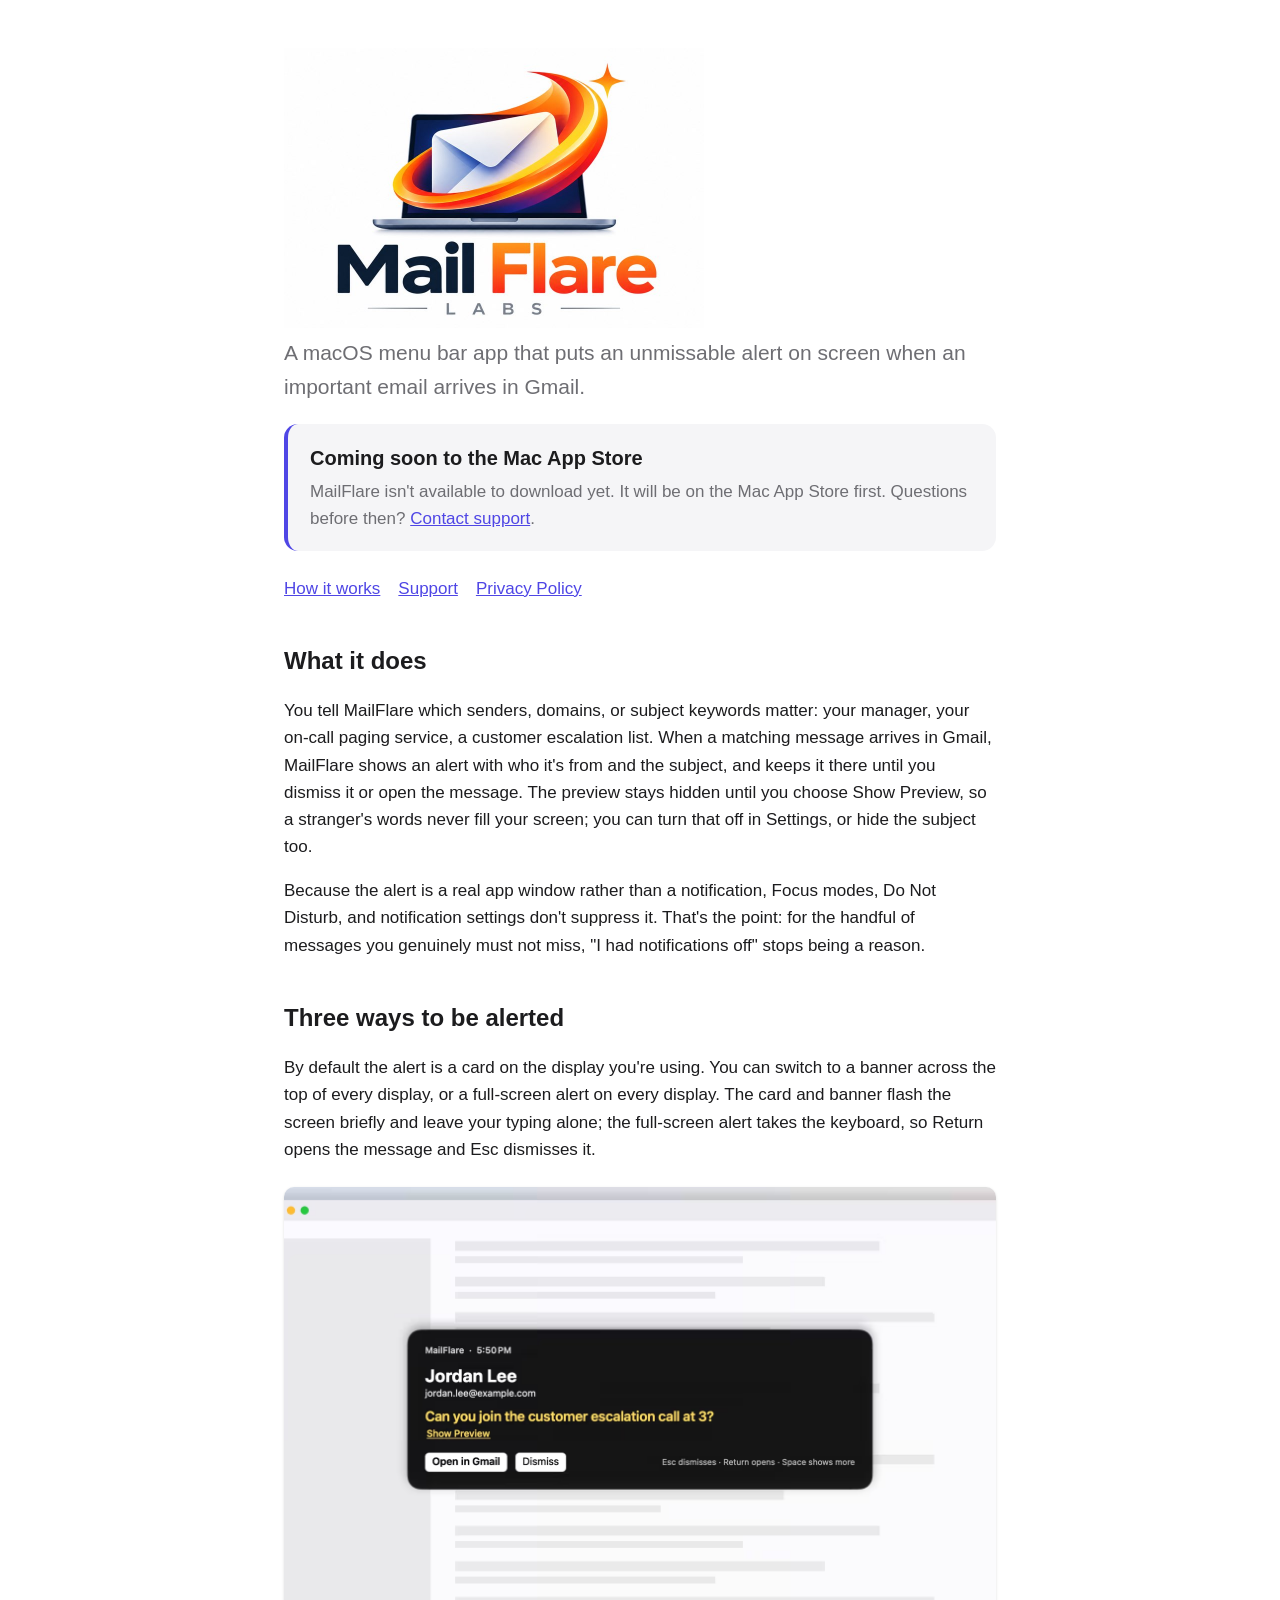
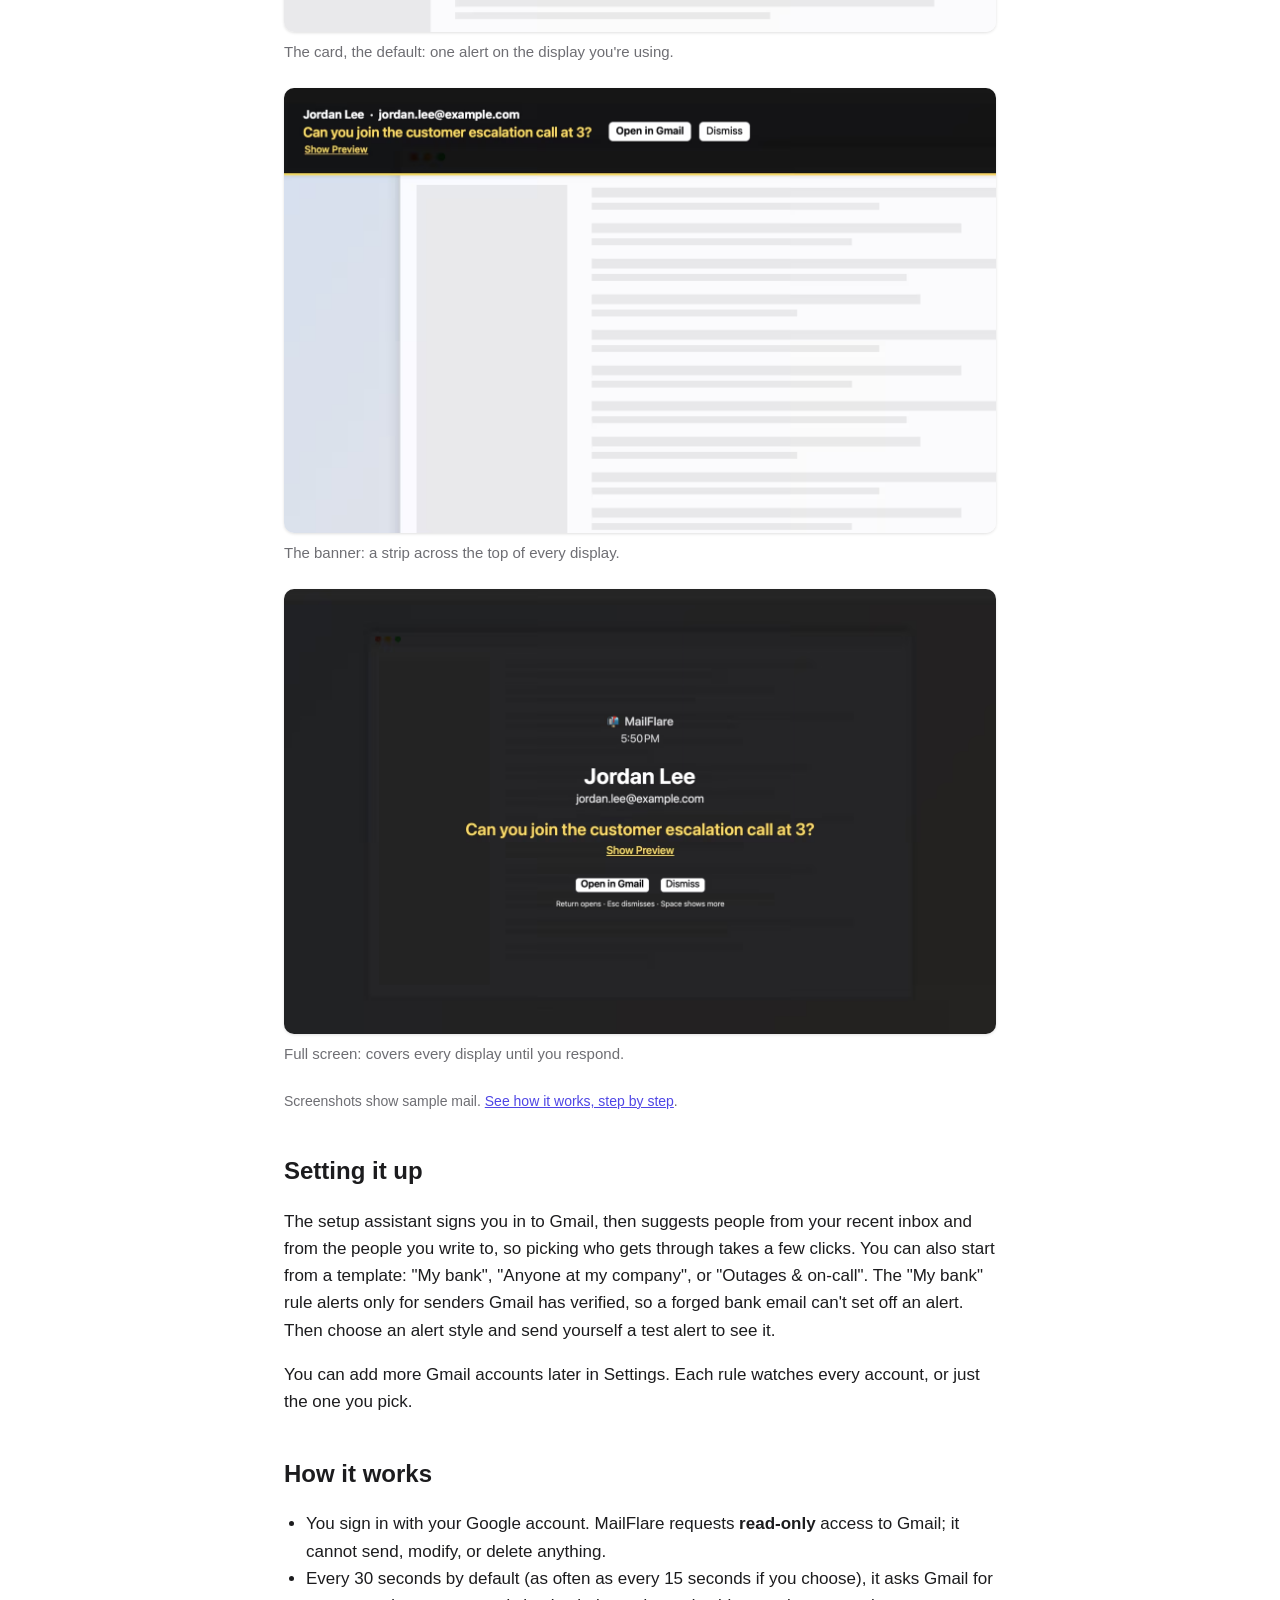
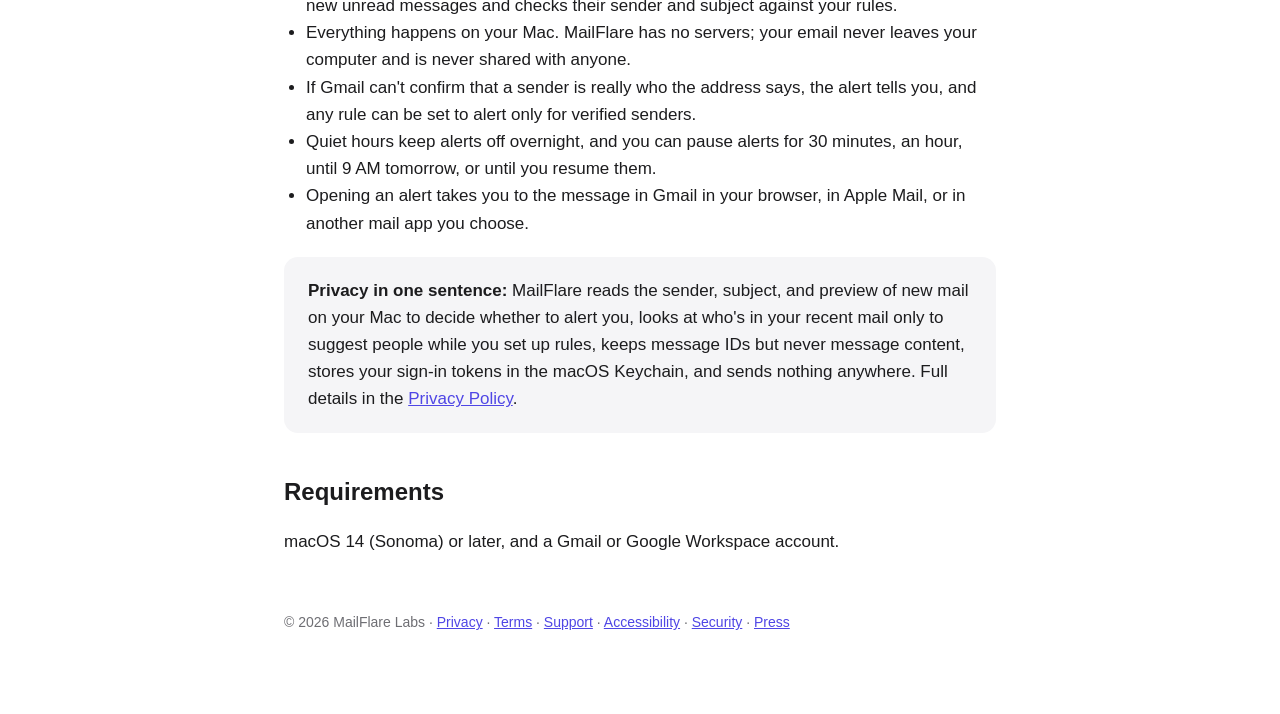
<file: index.html>
<!doctype html>
<html lang="en">
<head>
<meta charset="utf-8">
<meta name="viewport" content="width=device-width, initial-scale=1">
<title>MailFlare — unmissable alerts for the email that matters</title>
<meta name="description" data-feature="alert-styles" content="MailFlare is a macOS menu bar app that puts an alert on screen when an important Gmail message arrives: a card, a banner, or a full-screen alert that Focus modes and Do Not Disturb can't hide.">
<link rel="stylesheet" href="style.css">
<link rel="icon" href="favicon.ico" sizes="16x16 32x32 48x48">
<link rel="icon" href="icon.png" type="image/png" sizes="256x256">
<link rel="apple-touch-icon" href="apple-touch-icon.png">
<meta property="og:type" content="website">
<meta property="og:site_name" content="MailFlare">
<meta property="og:title" content="MailFlare — unmissable alerts for the email that matters">
<meta property="og:description" data-feature="alert-styles" content="MailFlare is a macOS menu bar app that puts an alert on screen when an important Gmail message arrives: a card, a banner, or a full-screen alert that Focus modes and Do Not Disturb can't hide.">
<meta property="og:url" content="https://mailflarelabs.com/">
<meta property="og:image" content="https://mailflarelabs.com/og-image.jpg">
<meta property="og:image:width" content="1200">
<meta property="og:image:height" content="630">
<meta property="og:image:alt" content="The MailFlare Labs logo: an envelope on a laptop screen, circled by an orange flare">
<meta name="twitter:card" content="summary_large_image">
</head>
<body>
<main>
<header>
  <img src="logo.jpg" alt="MailFlare Labs" width="840" height="560" style="width:min(100%,420px);height:auto;border-radius:0">
  <h1 class="visually-hidden">MailFlare</h1>
</header>
<p class="lede">A macOS menu bar app that puts an unmissable alert on screen when an important email arrives in Gmail.</p>
<div class="cta" id="get">
  <strong>Coming soon to the Mac App Store</strong>
  <span>MailFlare isn't available to download yet. It will be on the Mac App Store first. Questions before then? <a href="support.html">Contact support</a>.</span>
</div>
<nav><a href="how-it-works.html">How it works</a><a href="support.html">Support</a><a href="privacy.html">Privacy Policy</a></nav>

<h2>What it does</h2>
<p>You tell MailFlare which <span data-feature="rule-criteria">senders, domains, or subject keywords</span> matter: your manager, your on-call paging service, a customer escalation list. When a matching message arrives in Gmail, MailFlare shows an alert with who it's from and the subject, and keeps it there until you dismiss it or open the message. <span data-feature="alert-detail">The preview stays hidden until you choose Show Preview, so a stranger's words never fill your screen; you can turn that off in Settings, or hide the subject too.</span></p>
<p>Because the alert is a real app window rather than a notification, Focus modes, Do Not Disturb, and notification settings don't suppress it. That's the point: for the handful of messages you genuinely must not miss, "I had notifications off" stops being a reason.</p>

<h2>Three ways to be alerted</h2>
<div data-feature="alert-styles alert-style-default">
<p>By default the alert is a card on the display you're using. You can switch to a banner across the top of every display, or a full-screen alert on every display. The card and banner flash the screen briefly and leave your typing alone; the full-screen alert takes the keyboard, so Return opens the message and Esc dismisses it.</p>
<figure>
  <picture>
    <source type="image/avif" srcset="screenshots/alert-card-dark.avif" media="(prefers-color-scheme: dark)">
    <source type="image/avif" srcset="screenshots/alert-card-light.avif">
    <img src="screenshots/alert-card-light.jpg" width="1440" height="900" loading="lazy" alt="A MailFlare card alert in the middle of the screen, above an open app window: an email from Jordan Lee (jordan.lee@example.com), subject &quot;Can you join the customer escalation call at 3?&quot;, with a Show Preview link and Open in Gmail and Dismiss buttons.">
  </picture>
  <figcaption>The card, the default: one alert on the display you're using.</figcaption>
</figure>
<figure>
  <picture>
    <source type="image/avif" srcset="screenshots/alert-banner-dark.avif" media="(prefers-color-scheme: dark)">
    <source type="image/avif" srcset="screenshots/alert-banner-light.avif">
    <img src="screenshots/alert-banner-light.jpg" width="1440" height="900" loading="lazy" alt="A MailFlare banner alert across the top of the screen: an email from Jordan Lee (jordan.lee@example.com), subject &quot;Can you join the customer escalation call at 3?&quot;, with a Show Preview link and Open in Gmail and Dismiss buttons.">
  </picture>
  <figcaption>The banner: a strip across the top of every display.</figcaption>
</figure>
<figure>
  <picture>
    <source type="image/avif" srcset="screenshots/alert-fullscreen-dark.avif" media="(prefers-color-scheme: dark)">
    <source type="image/avif" srcset="screenshots/alert-fullscreen-light.avif">
    <img src="screenshots/alert-fullscreen-light.jpg" width="1440" height="900" loading="lazy" alt="A MailFlare full-screen alert darkening the whole screen: an email from Jordan Lee (jordan.lee@example.com), subject &quot;Can you join the customer escalation call at 3?&quot;, with a Show Preview link and Open in Gmail and Dismiss buttons.">
  </picture>
  <figcaption>Full screen: covers every display until you respond.</figcaption>
</figure>
<p class="note">Screenshots show sample mail. <a href="how-it-works.html">See how it works, step by step</a>.</p>
</div>

<h2>Setting it up</h2>
<p>The setup assistant signs you in to Gmail, then suggests people from your recent inbox and from the people you write to, so picking who gets through takes a few clicks. You can also start from a template: "My bank", "Anyone at my company", or "Outages &amp; on-call". <span data-feature="sender-verification">The "My bank" rule alerts only for senders Gmail has verified, so a forged bank email can't set off an alert.</span> Then choose an alert style and send yourself a test alert to see it.</p>
<p>You can add more Gmail accounts later in Settings. Each rule watches every account, or just the one you pick.</p>

<h2>How it works</h2>
<ul>
  <li>You sign in with your Google account. MailFlare requests <span data-feature="gmail-access"><strong>read-only</strong> access to Gmail; it cannot send, modify, or delete anything</span>.</li>
  <li><span data-feature="poll-interval">Every 30 seconds by default (as often as every 15 seconds if you choose)</span>, it asks Gmail for new unread messages and checks their sender and subject against your rules.</li>
  <li>Everything happens on your Mac. MailFlare has no servers; your email never leaves your computer and is never shared with anyone.</li>
  <li data-feature="sender-verification">If Gmail can't confirm that a sender is really who the address says, the alert tells you, and any rule can be set to alert only for verified senders.</li>
  <li data-feature="quiet-hours pause">Quiet hours keep alerts off overnight, and you can pause alerts for 30 minutes, an hour, until 9 AM tomorrow, or until you resume them.</li>
  <li>Opening an alert takes you to the message in Gmail in your browser, in Apple Mail, or in another mail app you choose.</li>
</ul>

<div class="card">
  <strong>Privacy in one sentence:</strong> MailFlare reads the sender, subject, and preview of new mail on your Mac to decide whether to alert you, looks at who's in your recent mail only to suggest people while you set up rules, keeps message IDs but never message content, stores your sign-in tokens in the macOS Keychain, and sends nothing anywhere. Full details in the <a href="privacy.html">Privacy Policy</a>.
</div>

<h2>Requirements</h2>
<p><span data-feature="min-macos">macOS 14 (Sonoma) or later</span>, and a Gmail or Google Workspace account.</p>

<footer>© 2026 MailFlare Labs · <a href="privacy.html">Privacy</a> · <a href="terms.html">Terms</a> · <a href="support.html">Support</a> · <a href="accessibility.html">Accessibility</a> · <a href="security.html">Security</a> · <a href="press.html">Press</a></footer>
</main>
</body>
</html>
</file>
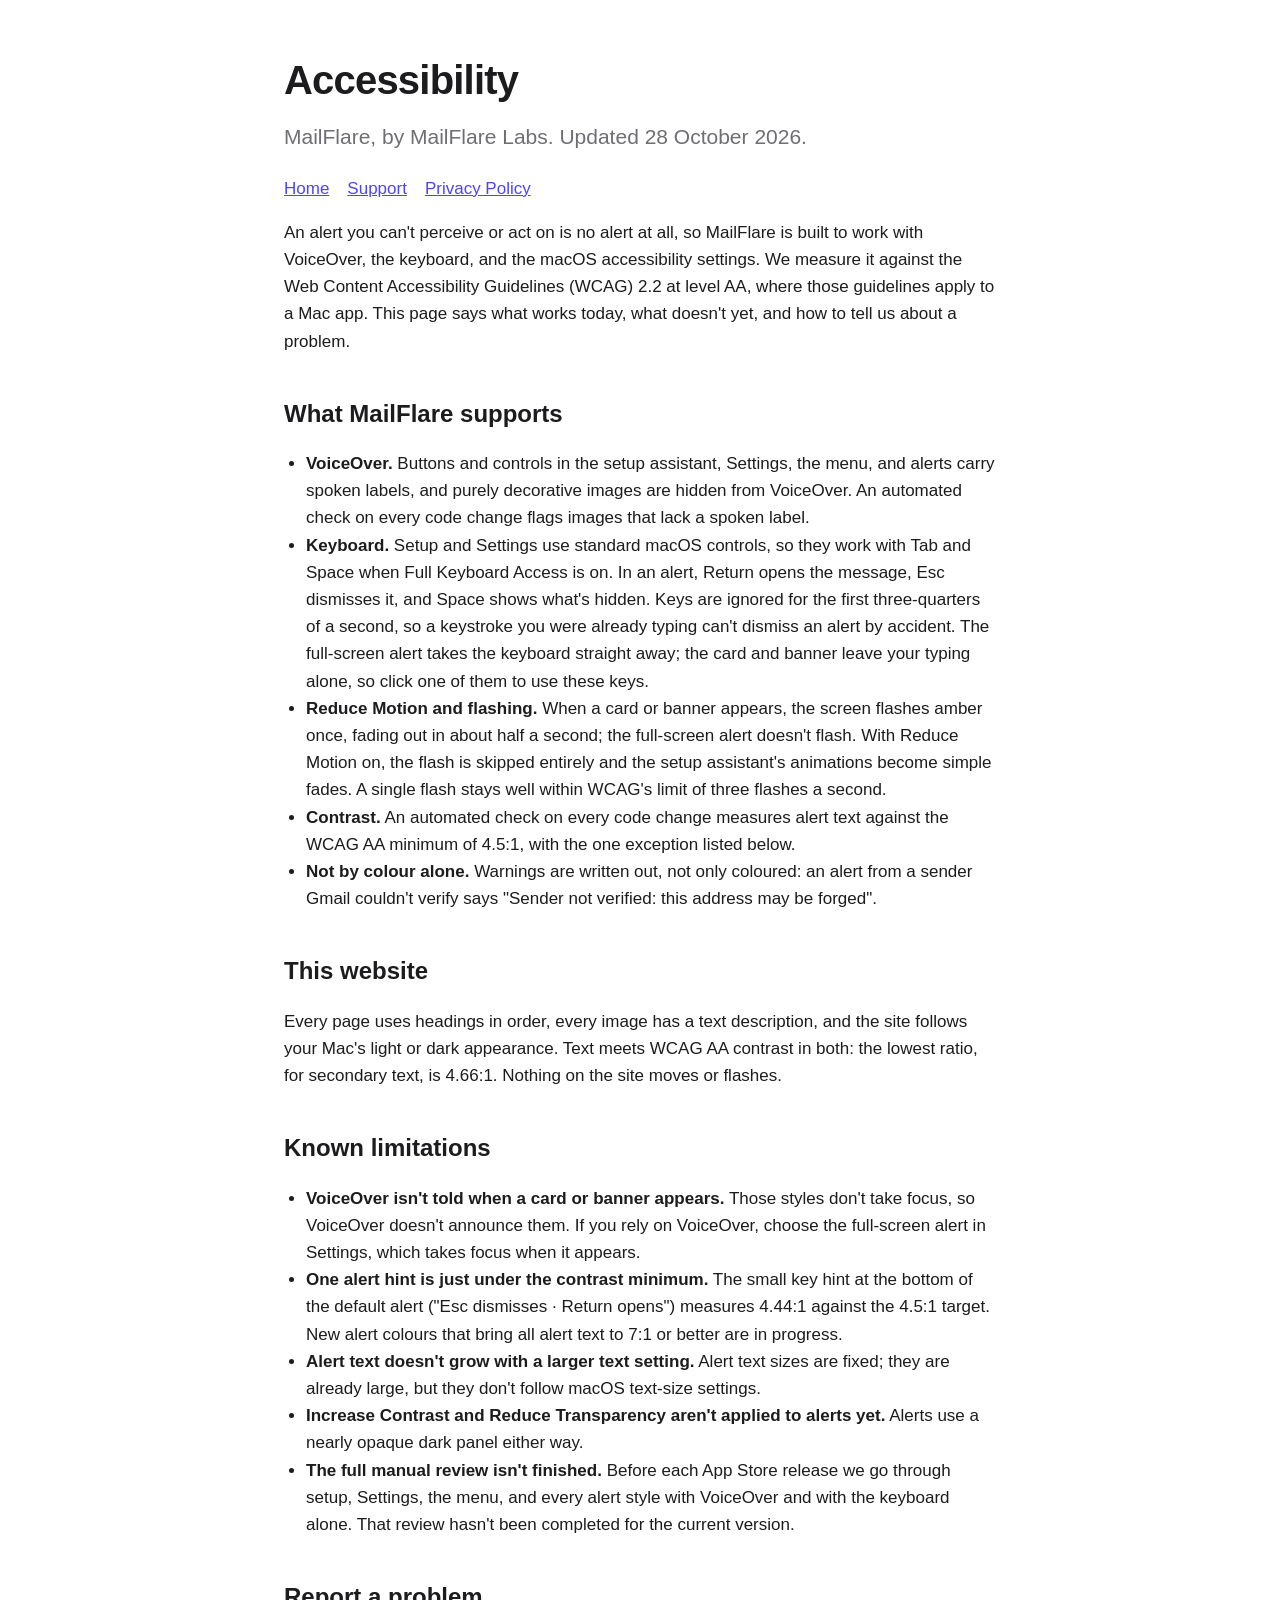
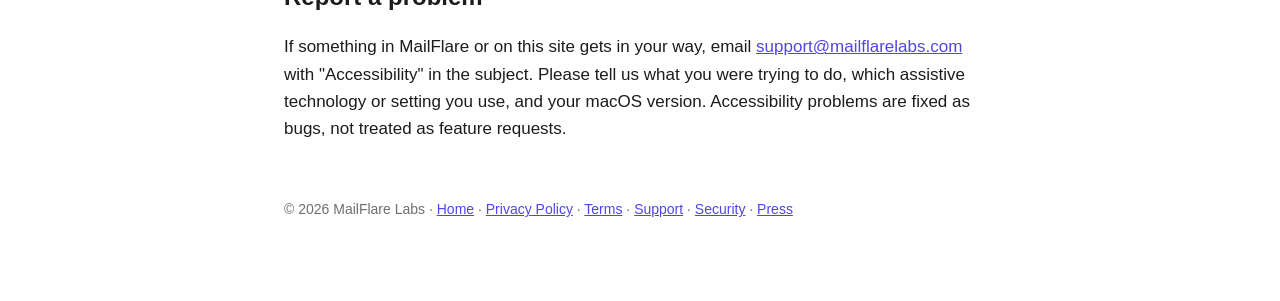
<file: accessibility.html>
<!doctype html>
<html lang="en">
<head>
<meta charset="utf-8">
<meta name="viewport" content="width=device-width, initial-scale=1">
<title>MailFlare Accessibility</title>
<link rel="stylesheet" href="style.css">
<link rel="icon" href="favicon.ico" sizes="16x16 32x32 48x48">
<link rel="icon" href="icon.png" type="image/png" sizes="256x256">
<link rel="apple-touch-icon" href="apple-touch-icon.png">
<meta property="og:type" content="website">
<meta property="og:site_name" content="MailFlare">
<meta property="og:title" content="MailFlare Accessibility">
<meta property="og:description" content="How MailFlare works with VoiceOver, the keyboard, and Reduce Motion, what isn't there yet, and how to report a problem.">
<meta property="og:url" content="https://mailflarelabs.com/accessibility.html">
<meta property="og:image" content="https://mailflarelabs.com/og-image.jpg">
<meta property="og:image:width" content="1200">
<meta property="og:image:height" content="630">
<meta property="og:image:alt" content="The MailFlare Labs logo: an envelope on a laptop screen, circled by an orange flare">
<meta name="twitter:card" content="summary_large_image">
</head>
<body>
<main>
<header><h1>Accessibility</h1></header>
<p class="lede">MailFlare, by MailFlare Labs. Updated 28 October 2026.</p>
<nav><a href="index.html">Home</a><a href="support.html">Support</a><a href="privacy.html">Privacy Policy</a></nav>

<p>An alert you can't perceive or act on is no alert at all, so MailFlare is built to work with VoiceOver, the keyboard, and the macOS accessibility settings. We measure it against the Web Content Accessibility Guidelines (WCAG) 2.2 at level AA, where those guidelines apply to a Mac app. This page says what works today, what doesn't yet, and how to tell us about a problem.</p>

<h2>What MailFlare supports</h2>
<ul>
  <li><strong>VoiceOver.</strong> Buttons and controls in the setup assistant, Settings, the menu, and alerts carry spoken labels, and purely decorative images are hidden from VoiceOver. An automated check on every code change flags images that lack a spoken label.</li>
  <li data-feature="alert-styles"><strong>Keyboard.</strong> Setup and Settings use standard macOS controls, so they work with Tab and Space when Full Keyboard Access is on. In an alert, Return opens the message, Esc dismisses it, and Space shows what's hidden. Keys are ignored for the first three-quarters of a second, so a keystroke you were already typing can't dismiss an alert by accident. The full-screen alert takes the keyboard straight away; the card and banner leave your typing alone, so click one of them to use these keys.</li>
  <li data-feature="alert-styles"><strong>Reduce Motion and flashing.</strong> When a card or banner appears, the screen flashes amber once, fading out in about half a second; the full-screen alert doesn't flash. With Reduce Motion on, the flash is skipped entirely and the setup assistant's animations become simple fades. A single flash stays well within WCAG's limit of three flashes a second.</li>
  <li><strong>Contrast.</strong> An automated check on every code change measures alert text against the WCAG AA minimum of 4.5:1, with the one exception listed below.</li>
  <li data-feature="sender-verification"><strong>Not by colour alone.</strong> Warnings are written out, not only coloured: an alert from a sender Gmail couldn't verify says "Sender not verified: this address may be forged".</li>
</ul>

<h2>This website</h2>
<p>Every page uses headings in order, every image has a text description, and the site follows your Mac's light or dark appearance. Text meets WCAG AA contrast in both: the lowest ratio, for secondary text, is 4.66:1. Nothing on the site moves or flashes.</p>

<h2>Known limitations</h2>
<ul>
  <li data-feature="alert-styles"><strong>VoiceOver isn't told when a card or banner appears.</strong> Those styles don't take focus, so VoiceOver doesn't announce them. If you rely on VoiceOver, choose the full-screen alert in Settings, which takes focus when it appears.</li>
  <li><strong>One alert hint is just under the contrast minimum.</strong> The small key hint at the bottom of the default alert ("Esc dismisses · Return opens") measures 4.44:1 against the 4.5:1 target. New alert colours that bring all alert text to 7:1 or better are in progress.</li>
  <li><strong>Alert text doesn't grow with a larger text setting.</strong> Alert text sizes are fixed; they are already large, but they don't follow macOS text-size settings.</li>
  <li><strong>Increase Contrast and Reduce Transparency aren't applied to alerts yet.</strong> Alerts use a nearly opaque dark panel either way.</li>
  <li><strong>The full manual review isn't finished.</strong> Before each App Store release we go through setup, Settings, the menu, and every alert style with VoiceOver and with the keyboard alone. That review hasn't been completed for the current version.</li>
</ul>

<h2>Report a problem</h2>
<p>If something in MailFlare or on this site gets in your way, email <a href="mailto:support@mailflarelabs.com?subject=Accessibility">support@mailflarelabs.com</a> with "Accessibility" in the subject. Please tell us what you were trying to do, which assistive technology or setting you use, and your macOS version. Accessibility problems are fixed as bugs, not treated as feature requests.</p>

<footer>© 2026 MailFlare Labs · <a href="index.html">Home</a> · <a href="privacy.html">Privacy Policy</a> · <a href="terms.html">Terms</a> · <a href="support.html">Support</a> · <a href="security.html">Security</a> · <a href="press.html">Press</a></footer>
</main>
</body>
</html>
</file>
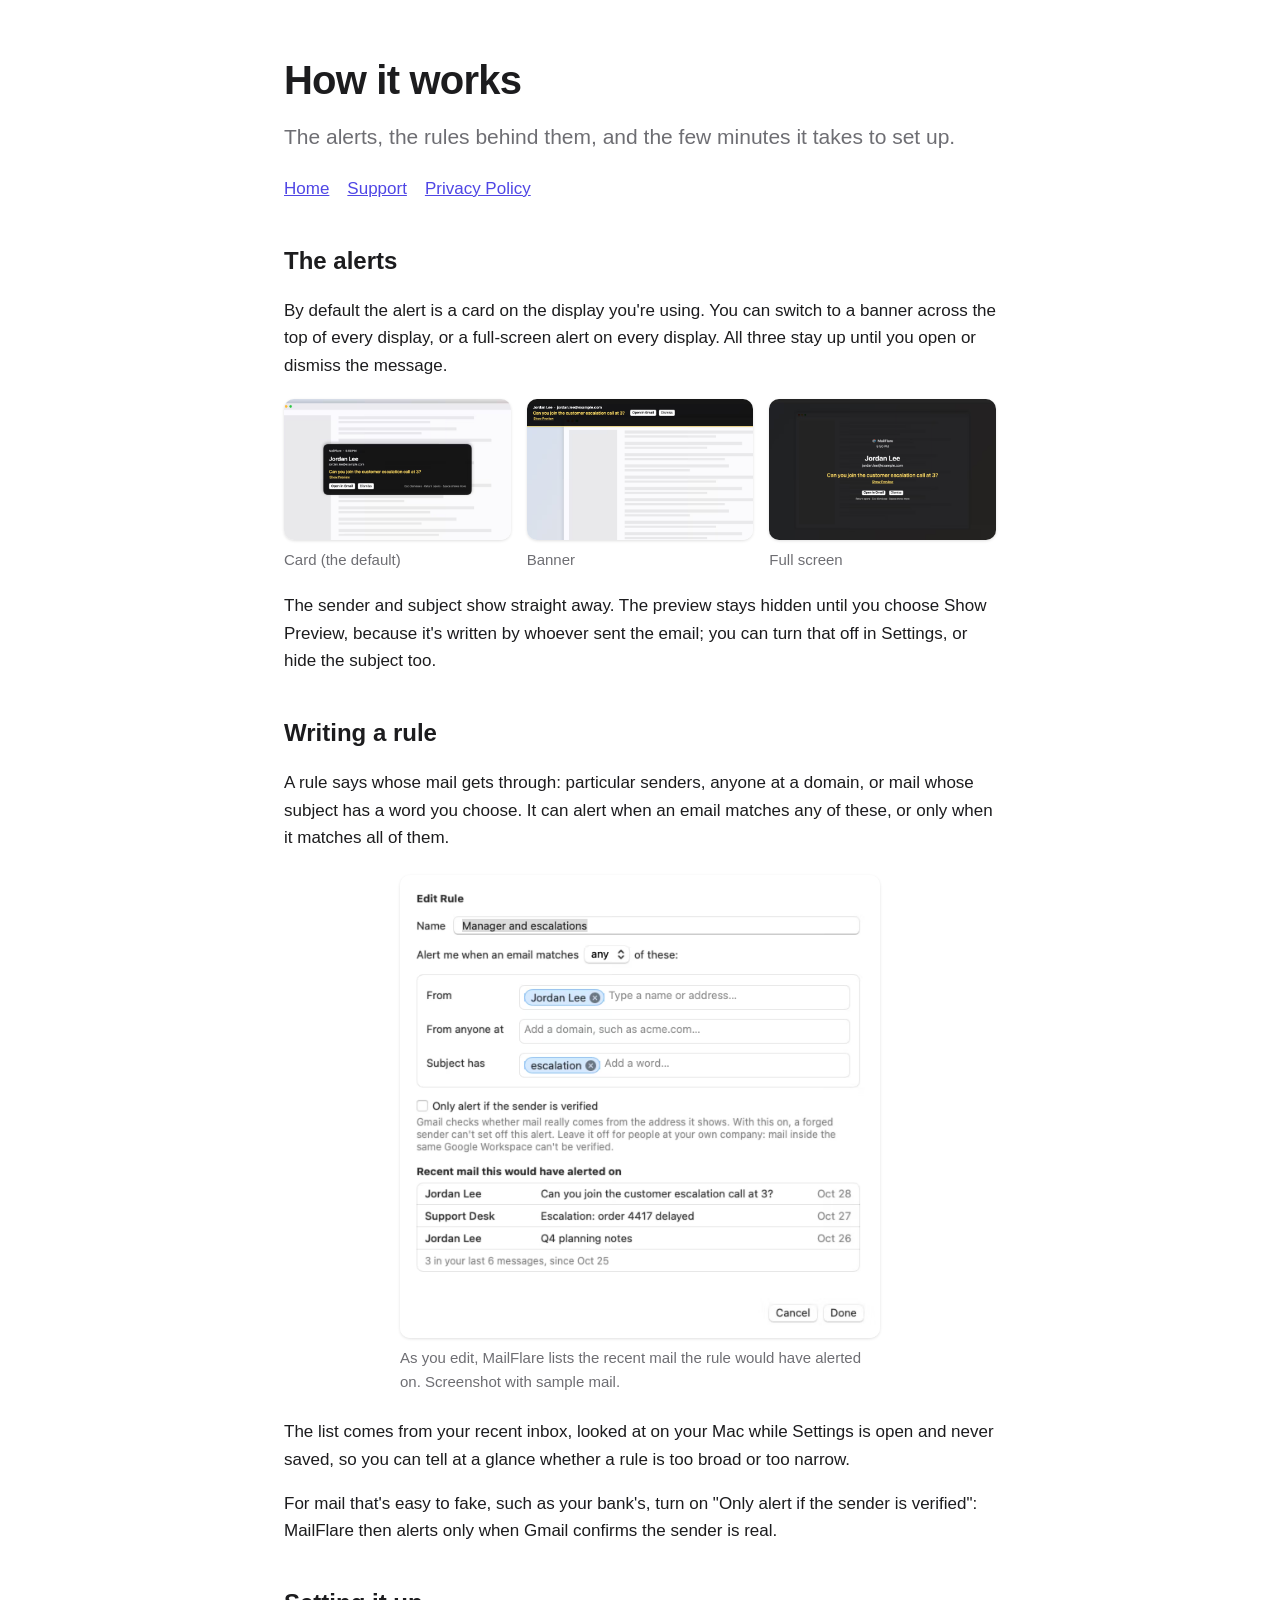
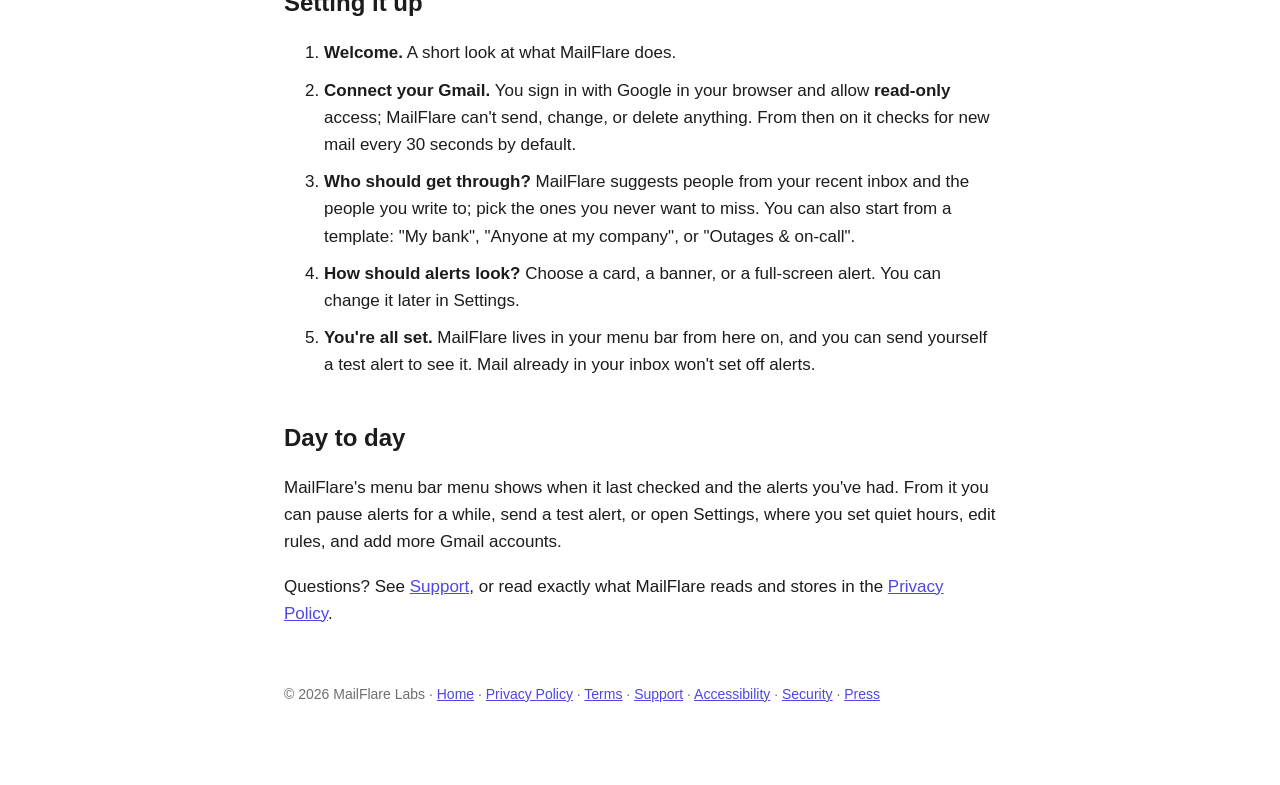
<file: how-it-works.html>
<!doctype html>
<html lang="en">
<head>
<meta charset="utf-8">
<meta name="viewport" content="width=device-width, initial-scale=1">
<title>How MailFlare Works</title>
<link rel="stylesheet" href="style.css">
<link rel="icon" href="favicon.ico" sizes="16x16 32x32 48x48">
<link rel="icon" href="icon.png" type="image/png" sizes="256x256">
<link rel="apple-touch-icon" href="apple-touch-icon.png">
<meta property="og:type" content="website">
<meta property="og:site_name" content="MailFlare">
<meta property="og:title" content="How MailFlare Works">
<meta property="og:description" content="The alert styles, writing a rule and seeing which recent mail it would catch, and setting MailFlare up in five steps.">
<meta property="og:url" content="https://mailflarelabs.com/how-it-works.html">
<meta property="og:image" content="https://mailflarelabs.com/og-image.jpg">
<meta property="og:image:width" content="1200">
<meta property="og:image:height" content="630">
<meta property="og:image:alt" content="The MailFlare Labs logo: an envelope on a laptop screen, circled by an orange flare">
<meta name="twitter:card" content="summary_large_image">
</head>
<body>
<main>
<header><h1>How it works</h1></header>
<p class="lede">The alerts, the rules behind them, and the few minutes it takes to set up.</p>
<nav><a href="index.html">Home</a><a href="support.html">Support</a><a href="privacy.html">Privacy Policy</a></nav>

<h2>The alerts</h2>
<div data-feature="alert-styles alert-style-default">
<p>By default the alert is a card on the display you're using. You can switch to a banner across the top of every display, or a full-screen alert on every display. All three stay up until you open or dismiss the message.</p>
<div class="gallery">
  <figure>
    <picture>
      <source type="image/avif" srcset="screenshots/alert-card-dark.avif" media="(prefers-color-scheme: dark)">
      <source type="image/avif" srcset="screenshots/alert-card-light.avif">
      <img src="screenshots/alert-card-light.jpg" width="1440" height="900" loading="lazy" alt="A card alert in the middle of the screen: an email from Jordan Lee with the subject &quot;Can you join the customer escalation call at 3?&quot;.">
    </picture>
    <figcaption>Card (the default)</figcaption>
  </figure>
  <figure>
    <picture>
      <source type="image/avif" srcset="screenshots/alert-banner-dark.avif" media="(prefers-color-scheme: dark)">
      <source type="image/avif" srcset="screenshots/alert-banner-light.avif">
      <img src="screenshots/alert-banner-light.jpg" width="1440" height="900" loading="lazy" alt="A banner alert across the top of the screen: an email from Jordan Lee with the subject &quot;Can you join the customer escalation call at 3?&quot;.">
    </picture>
    <figcaption>Banner</figcaption>
  </figure>
  <figure>
    <picture>
      <source type="image/avif" srcset="screenshots/alert-fullscreen-dark.avif" media="(prefers-color-scheme: dark)">
      <source type="image/avif" srcset="screenshots/alert-fullscreen-light.avif">
      <img src="screenshots/alert-fullscreen-light.jpg" width="1440" height="900" loading="lazy" alt="A full-screen alert covering the screen: an email from Jordan Lee with the subject &quot;Can you join the customer escalation call at 3?&quot;.">
    </picture>
    <figcaption>Full screen</figcaption>
  </figure>
</div>
</div>
<p data-feature="alert-detail">The sender and subject show straight away. The preview stays hidden until you choose Show Preview, because it's written by whoever sent the email; you can turn that off in Settings, or hide the subject too.</p>

<h2>Writing a rule</h2>
<p data-feature="rule-criteria">A rule says whose mail gets through: particular senders, anyone at a domain, or mail whose subject has a word you choose. It can alert when an email matches any of these, or only when it matches all of them.</p>
<figure class="narrow">
  <picture>
      <source type="image/avif" srcset="screenshots/rule-editor-dark.avif" media="(prefers-color-scheme: dark)">
      <source type="image/avif" srcset="screenshots/rule-editor-light.avif">
      <img src="screenshots/rule-editor-light.jpg" width="1160" height="1120" loading="lazy" alt="The Edit Rule sheet for a rule named Manager and escalations: From Jordan Lee, Subject has escalation, matching any of these. Below, Recent mail this would have alerted on lists three sample messages, with the note 3 in your last 6 messages.">
    </picture>
  <figcaption>As you edit, MailFlare lists the recent mail the rule would have alerted on. Screenshot with sample mail.</figcaption>
</figure>
<p>The list comes from your recent inbox, looked at on your Mac while Settings is open and never saved, so you can tell at a glance whether a rule is too broad or too narrow.</p>
<p data-feature="sender-verification">For mail that's easy to fake, such as your bank's, turn on "Only alert if the sender is verified": MailFlare then alerts only when Gmail confirms the sender is real.</p>

<h2>Setting it up</h2>
<ol class="steps">
  <li><strong>Welcome.</strong> A short look at what MailFlare does.</li>
  <li><strong>Connect your Gmail.</strong> You sign in with Google in your browser and allow <span data-feature="gmail-access"><strong>read-only</strong> access; MailFlare can't send, change, or delete anything</span>. <span data-feature="poll-interval">From then on it checks for new mail every 30 seconds by default.</span></li>
  <li><strong>Who should get through?</strong> MailFlare suggests people from your recent inbox and the people you write to; pick the ones you never want to miss. You can also start from a template: "My bank", "Anyone at my company", or "Outages &amp; on-call".</li>
  <li data-feature="alert-styles"><strong>How should alerts look?</strong> Choose a card, a banner, or a full-screen alert. You can change it later in Settings.</li>
  <li><strong>You're all set.</strong> MailFlare lives in your menu bar from here on, and you can send yourself a test alert to see it. Mail already in your inbox won't set off alerts.</li>
</ol>

<h2>Day to day</h2>
<p data-feature="pause quiet-hours">MailFlare's menu bar menu shows when it last checked and the alerts you've had. From it you can pause alerts for a while, send a test alert, or open Settings, where you set quiet hours, edit rules, and add more Gmail accounts.</p>

<p>Questions? See <a href="support.html">Support</a>, or read exactly what MailFlare reads and stores in the <a href="privacy.html">Privacy Policy</a>.</p>

<footer>© 2026 MailFlare Labs · <a href="index.html">Home</a> · <a href="privacy.html">Privacy Policy</a> · <a href="terms.html">Terms</a> · <a href="support.html">Support</a> · <a href="accessibility.html">Accessibility</a> · <a href="security.html">Security</a> · <a href="press.html">Press</a></footer>
</main>
</body>
</html>
</file>
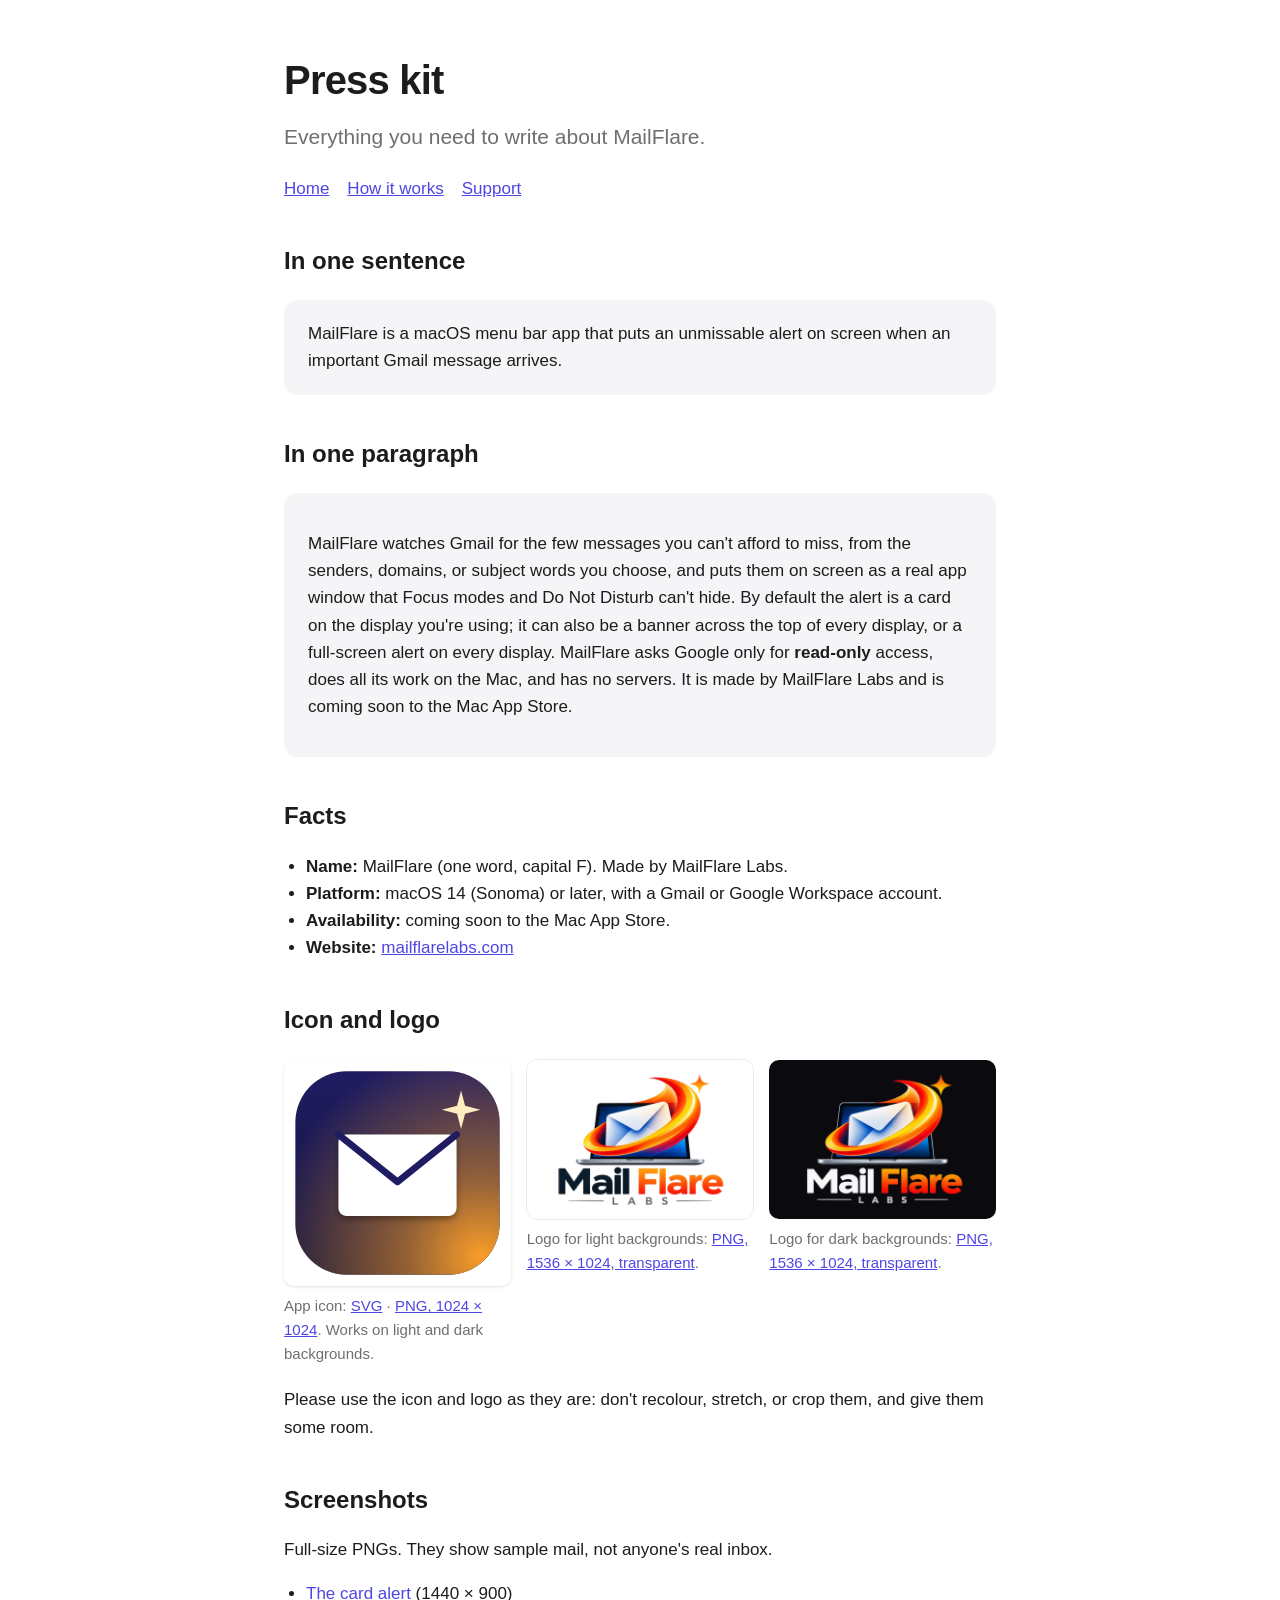
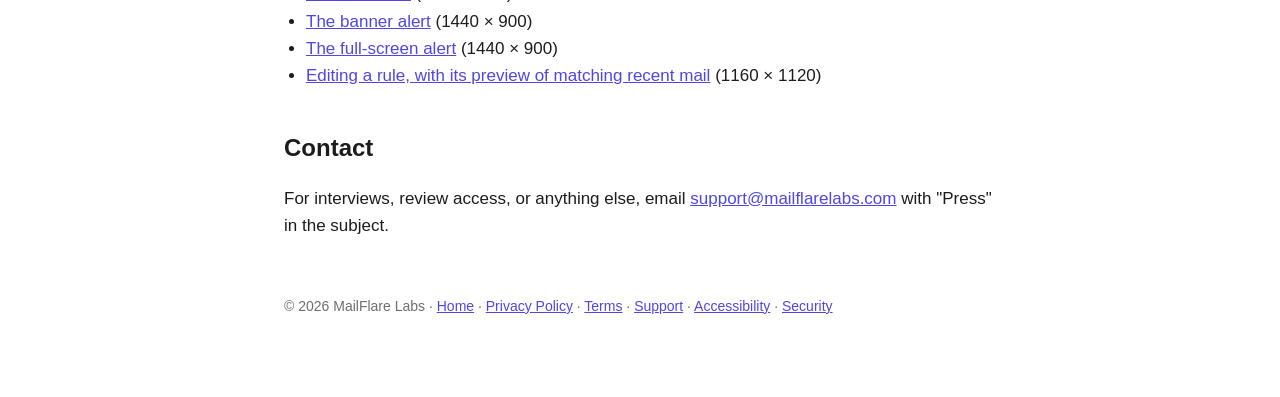
<file: press.html>
<!doctype html>
<html lang="en">
<head>
<meta charset="utf-8">
<meta name="viewport" content="width=device-width, initial-scale=1">
<title>MailFlare Press Kit</title>
<link rel="stylesheet" href="style.css">
<link rel="icon" href="favicon.ico" sizes="16x16 32x32 48x48">
<link rel="icon" href="icon.png" type="image/png" sizes="256x256">
<link rel="apple-touch-icon" href="apple-touch-icon.png">
<meta property="og:type" content="website">
<meta property="og:site_name" content="MailFlare">
<meta property="og:title" content="MailFlare Press Kit">
<meta property="og:description" content="Descriptions, the app icon and logo, screenshots, and a contact for writing about MailFlare.">
<meta property="og:url" content="https://mailflarelabs.com/press.html">
<meta property="og:image" content="https://mailflarelabs.com/og-image.jpg">
<meta property="og:image:width" content="1200">
<meta property="og:image:height" content="630">
<meta property="og:image:alt" content="The MailFlare Labs logo: an envelope on a laptop screen, circled by an orange flare">
<meta name="twitter:card" content="summary_large_image">
</head>
<body>
<main>
<header><h1>Press kit</h1></header>
<p class="lede">Everything you need to write about MailFlare.</p>
<nav><a href="index.html">Home</a><a href="how-it-works.html">How it works</a><a href="support.html">Support</a></nav>

<h2>In one sentence</h2>
<p class="card">MailFlare is a macOS menu bar app that puts an unmissable alert on screen when an important Gmail message arrives.</p>

<h2>In one paragraph</h2>
<div class="card">
<p>MailFlare watches Gmail for the few messages you can't afford to miss, from the senders, domains, or subject words you choose, and puts them on screen as a real app window that Focus modes and Do Not Disturb can't hide. <span data-feature="alert-styles alert-style-default">By default the alert is a card on the display you're using; it can also be a banner across the top of every display, or a full-screen alert on every display.</span> <span data-feature="gmail-access">MailFlare asks Google only for <strong>read-only</strong> access</span>, does all its work on the Mac, and has no servers. It is made by MailFlare Labs and is coming soon to the Mac App Store.</p>
</div>

<h2>Facts</h2>
<ul>
  <li><strong>Name:</strong> MailFlare (one word, capital F). Made by MailFlare Labs.</li>
  <li><strong>Platform:</strong> <span data-feature="min-macos">macOS 14 (Sonoma) or later</span>, with a Gmail or Google Workspace account.</li>
  <li><strong>Availability:</strong> coming soon to the Mac App Store.</li>
  <li><strong>Website:</strong> <a href="https://mailflarelabs.com/">mailflarelabs.com</a></li>
</ul>

<h2>Icon and logo</h2>
<div class="gallery">
  <figure>
    <img src="press/mailflare-icon.svg" width="1024" height="1024" alt="The MailFlare app icon: a white envelope on an indigo tile with an amber glow and a small star.">
    <figcaption>App icon: <a href="press/mailflare-icon.svg" download>SVG</a> · <a href="press/mailflare-icon-1024.png" download>PNG, 1024 × 1024</a>. Works on light and dark backgrounds.</figcaption>
  </figure>
  <figure>
    <picture>
      <source type="image/avif" srcset="press/logo-light-preview.avif">
      <img class="logo-preview logo-on-light" src="press/logo-light-preview.png" width="840" height="560" alt="The MailFlare Labs logo: an envelope on a laptop screen, circled by an orange flare, above the words Mail Flare Labs, with dark lettering.">
    </picture>
    <figcaption>Logo for light backgrounds: <a href="press/mailflare-labs-logo-light.png" download>PNG, 1536 × 1024, transparent</a>.</figcaption>
  </figure>
  <figure>
    <picture>
      <source type="image/avif" srcset="press/logo-dark-preview.avif">
      <img class="logo-preview logo-on-dark" src="press/logo-dark-preview.png" width="840" height="560" alt="The MailFlare Labs logo: an envelope on a laptop screen, circled by an orange flare, above the words Mail Flare Labs, with white lettering, on a dark background.">
    </picture>
    <figcaption>Logo for dark backgrounds: <a href="press/mailflare-labs-logo-dark.png" download>PNG, 1536 × 1024, transparent</a>.</figcaption>
  </figure>
</div>
<p>Please use the icon and logo as they are: don't recolour, stretch, or crop them, and give them some room.</p>

<h2>Screenshots</h2>
<p>Full-size PNGs. They show sample mail, not anyone's real inbox.</p>
<ul data-feature="alert-styles">
  <li><a href="press/screenshot-card.png" download>The card alert</a> (1440 × 900)</li>
  <li><a href="press/screenshot-banner.png" download>The banner alert</a> (1440 × 900)</li>
  <li><a href="press/screenshot-fullscreen.png" download>The full-screen alert</a> (1440 × 900)</li>
  <li><a href="press/screenshot-rule-editor.png" download>Editing a rule, with its preview of matching recent mail</a> (1160 × 1120)</li>
</ul>

<h2>Contact</h2>
<p>For interviews, review access, or anything else, email <a href="mailto:support@mailflarelabs.com?subject=Press">support@mailflarelabs.com</a> with "Press" in the subject.</p>

<footer>© 2026 MailFlare Labs · <a href="index.html">Home</a> · <a href="privacy.html">Privacy Policy</a> · <a href="terms.html">Terms</a> · <a href="support.html">Support</a> · <a href="accessibility.html">Accessibility</a> · <a href="security.html">Security</a></footer>
</main>
</body>
</html>
</file>
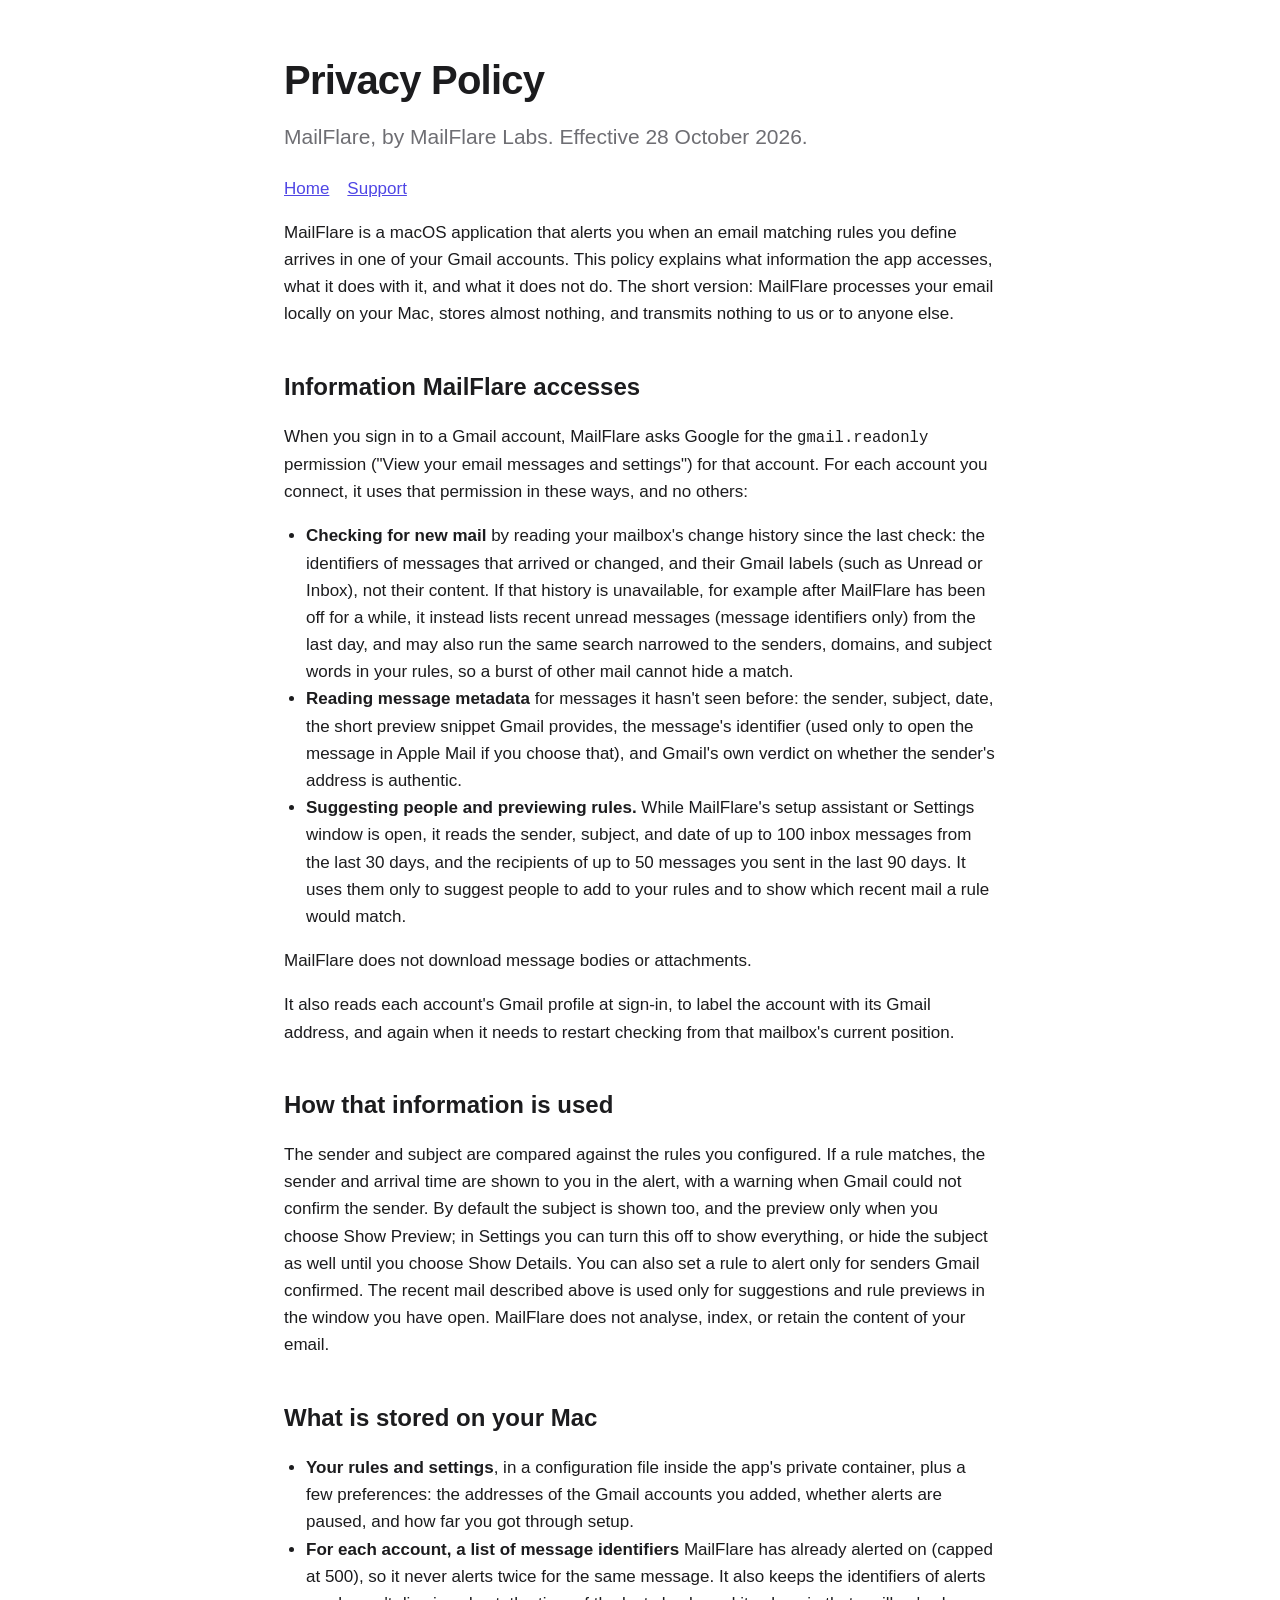
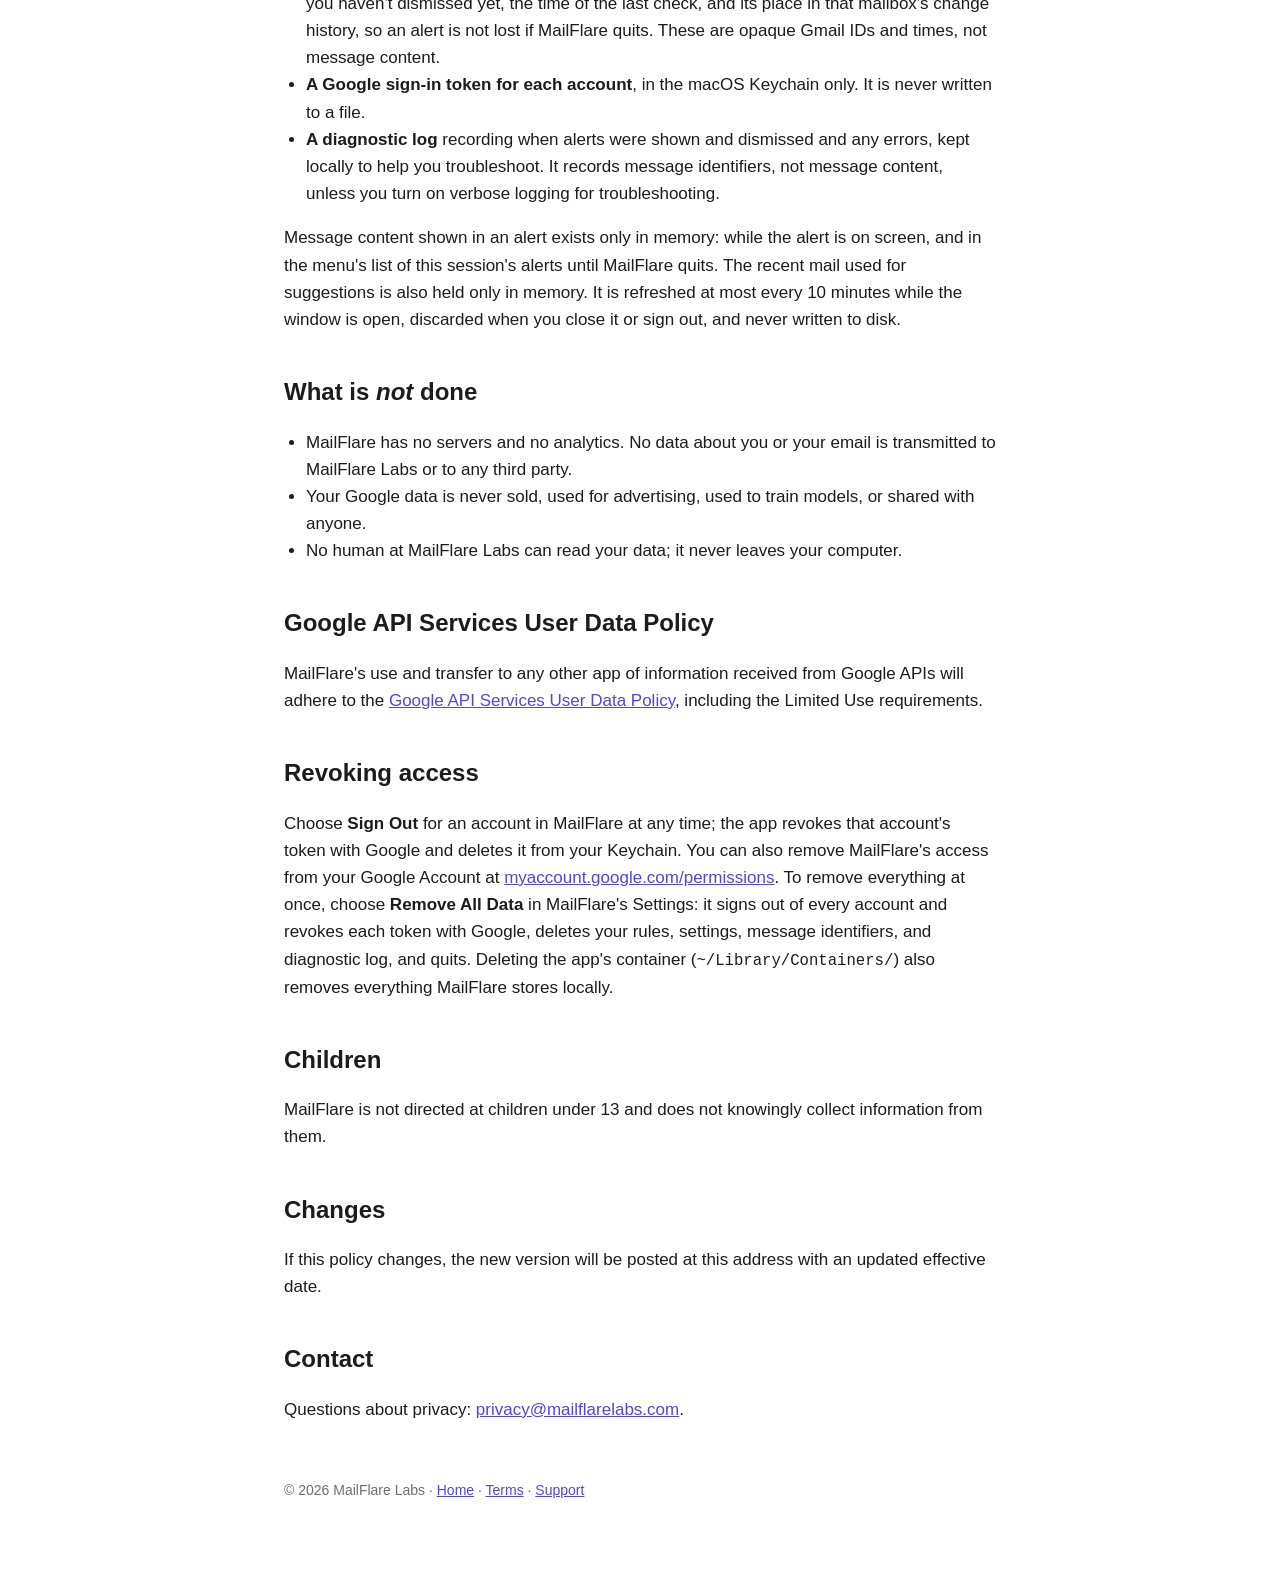
<file: privacy.html>
<!doctype html>
<html lang="en">
<head>
<meta charset="utf-8">
<meta name="viewport" content="width=device-width, initial-scale=1">
<title>MailFlare Privacy Policy</title>
<link rel="stylesheet" href="style.css">
<link rel="icon" href="favicon.ico" sizes="16x16 32x32 48x48">
<link rel="icon" href="icon.png" type="image/png" sizes="256x256">
<link rel="apple-touch-icon" href="apple-touch-icon.png">
<meta property="og:type" content="website">
<meta property="og:site_name" content="MailFlare">
<meta property="og:title" content="MailFlare Privacy Policy">
<meta property="og:description" content="What MailFlare reads from your Gmail account, what it keeps on your Mac, and what it never does: no servers, no analytics, and no data sent to MailFlare Labs or any third party.">
<meta property="og:url" content="https://mailflarelabs.com/privacy.html">
<meta property="og:image" content="https://mailflarelabs.com/og-image.jpg">
<meta property="og:image:width" content="1200">
<meta property="og:image:height" content="630">
<meta property="og:image:alt" content="The MailFlare Labs logo: an envelope on a laptop screen, circled by an orange flare">
<meta name="twitter:card" content="summary_large_image">
</head>
<body>
<main>
<header><h1>Privacy Policy</h1></header>
<p class="lede">MailFlare, by MailFlare Labs. Effective 28 October 2026.</p>
<nav><a href="index.html">Home</a><a href="support.html">Support</a></nav>

<p>MailFlare is a macOS application that alerts you when an email matching rules you define arrives in one of your Gmail accounts. This policy explains what information the app accesses, what it does with it, and what it does not do. The short version: MailFlare processes your email locally on your Mac, stores almost nothing, and transmits nothing to us or to anyone else.</p>

<h2>Information MailFlare accesses</h2>
<p>When you sign in to a Gmail account, MailFlare asks Google for the <code>gmail.readonly</code> permission ("View your email messages and settings") for that account. For each account you connect, it uses that permission in these ways, and no others:</p>
<ul>
  <li><strong>Checking for new mail</strong> by reading your mailbox's change history since the last check: the identifiers of messages that arrived or changed, and their Gmail labels (such as Unread or Inbox), not their content. If that history is unavailable, for example after MailFlare has been off for a while, it instead lists recent unread messages (message identifiers only) from the last day, and may also run the same search narrowed to the senders, domains, and subject words in your rules, so a burst of other mail cannot hide a match.</li>
  <li><strong>Reading message metadata</strong> for messages it hasn't seen before: the sender, subject, date, the short preview snippet Gmail provides, the message's identifier (used only to open the message in Apple Mail if you choose that), and Gmail's own verdict on whether the sender's address is authentic.</li>
  <li><strong>Suggesting people and previewing rules.</strong> While MailFlare's setup assistant or Settings window is open, it reads the sender, subject, and date of up to 100 inbox messages from the last 30 days, and the recipients of up to 50 messages you sent in the last 90 days. It uses them only to suggest people to add to your rules and to show which recent mail a rule would match.</li>
</ul>
<p>MailFlare does not download message bodies or attachments.</p>
<p>It also reads each account's Gmail profile at sign-in, to label the account with its Gmail address, and again when it needs to restart checking from that mailbox's current position.</p>

<h2>How that information is used</h2>
<p>The sender and subject are compared against the rules you configured. If a rule matches, the sender and arrival time are shown to you in the alert, with a warning when Gmail could not confirm the sender. By default the subject is shown too, and the preview only when you choose Show Preview; in Settings you can turn this off to show everything, or hide the subject as well until you choose Show Details. You can also set a rule to alert only for senders Gmail confirmed. The recent mail described above is used only for suggestions and rule previews in the window you have open. MailFlare does not analyse, index, or retain the content of your email.</p>

<h2>What is stored on your Mac</h2>
<ul>
  <li><strong>Your rules and settings</strong>, in a configuration file inside the app's private container, plus a few preferences: the addresses of the Gmail accounts you added, whether alerts are paused, and how far you got through setup.</li>
  <li><strong>For each account, a list of message identifiers</strong> MailFlare has already alerted on (capped at 500), so it never alerts twice for the same message. It also keeps the identifiers of alerts you haven't dismissed yet, the time of the last check, and its place in that mailbox's change history, so an alert is not lost if MailFlare quits. These are opaque Gmail IDs and times, not message content.</li>
  <li><strong>A Google sign-in token for each account</strong>, in the macOS Keychain only. It is never written to a file.</li>
  <li><strong>A diagnostic log</strong> recording when alerts were shown and dismissed and any errors, kept locally to help you troubleshoot. It records message identifiers, not message content, unless you turn on verbose logging for troubleshooting.</li>
</ul>
<p>Message content shown in an alert exists only in memory: while the alert is on screen, and in the menu's list of this session's alerts until MailFlare quits. The recent mail used for suggestions is also held only in memory. It is refreshed at most every 10 minutes while the window is open, discarded when you close it or sign out, and never written to disk.</p>

<h2>What is <em>not</em> done</h2>
<ul>
  <li>MailFlare has no servers and no analytics. No data about you or your email is transmitted to MailFlare Labs or to any third party.</li>
  <li>Your Google data is never sold, used for advertising, used to train models, or shared with anyone.</li>
  <li>No human at MailFlare Labs can read your data; it never leaves your computer.</li>
</ul>

<h2>Google API Services User Data Policy</h2>
<p>MailFlare's use and transfer to any other app of information received from Google APIs will adhere to the <a href="https://developers.google.com/terms/api-services-user-data-policy">Google API Services User Data Policy</a>, including the Limited Use requirements.</p>

<h2>Revoking access</h2>
<p>Choose <strong>Sign Out</strong> for an account in MailFlare at any time; the app revokes that account's token with Google and deletes it from your Keychain. You can also remove MailFlare's access from your Google Account at <a href="https://myaccount.google.com/permissions">myaccount.google.com/permissions</a>. To remove everything at once, choose <strong>Remove All Data</strong> in MailFlare's Settings: it signs out of every account and revokes each token with Google, deletes your rules, settings, message identifiers, and diagnostic log, and quits. Deleting the app's container (<code>~/Library/Containers/</code>) also removes everything MailFlare stores locally.</p>

<h2>Children</h2>
<p>MailFlare is not directed at children under 13 and does not knowingly collect information from them.</p>

<h2>Changes</h2>
<p>If this policy changes, the new version will be posted at this address with an updated effective date.</p>

<h2>Contact</h2>
<p>Questions about privacy: <a href="mailto:privacy@mailflarelabs.com">privacy@mailflarelabs.com</a>.</p>

<footer>© 2026 MailFlare Labs · <a href="index.html">Home</a> · <a href="terms.html">Terms</a> · <a href="support.html">Support</a></footer>
</main>
</body>
</html>
</file>
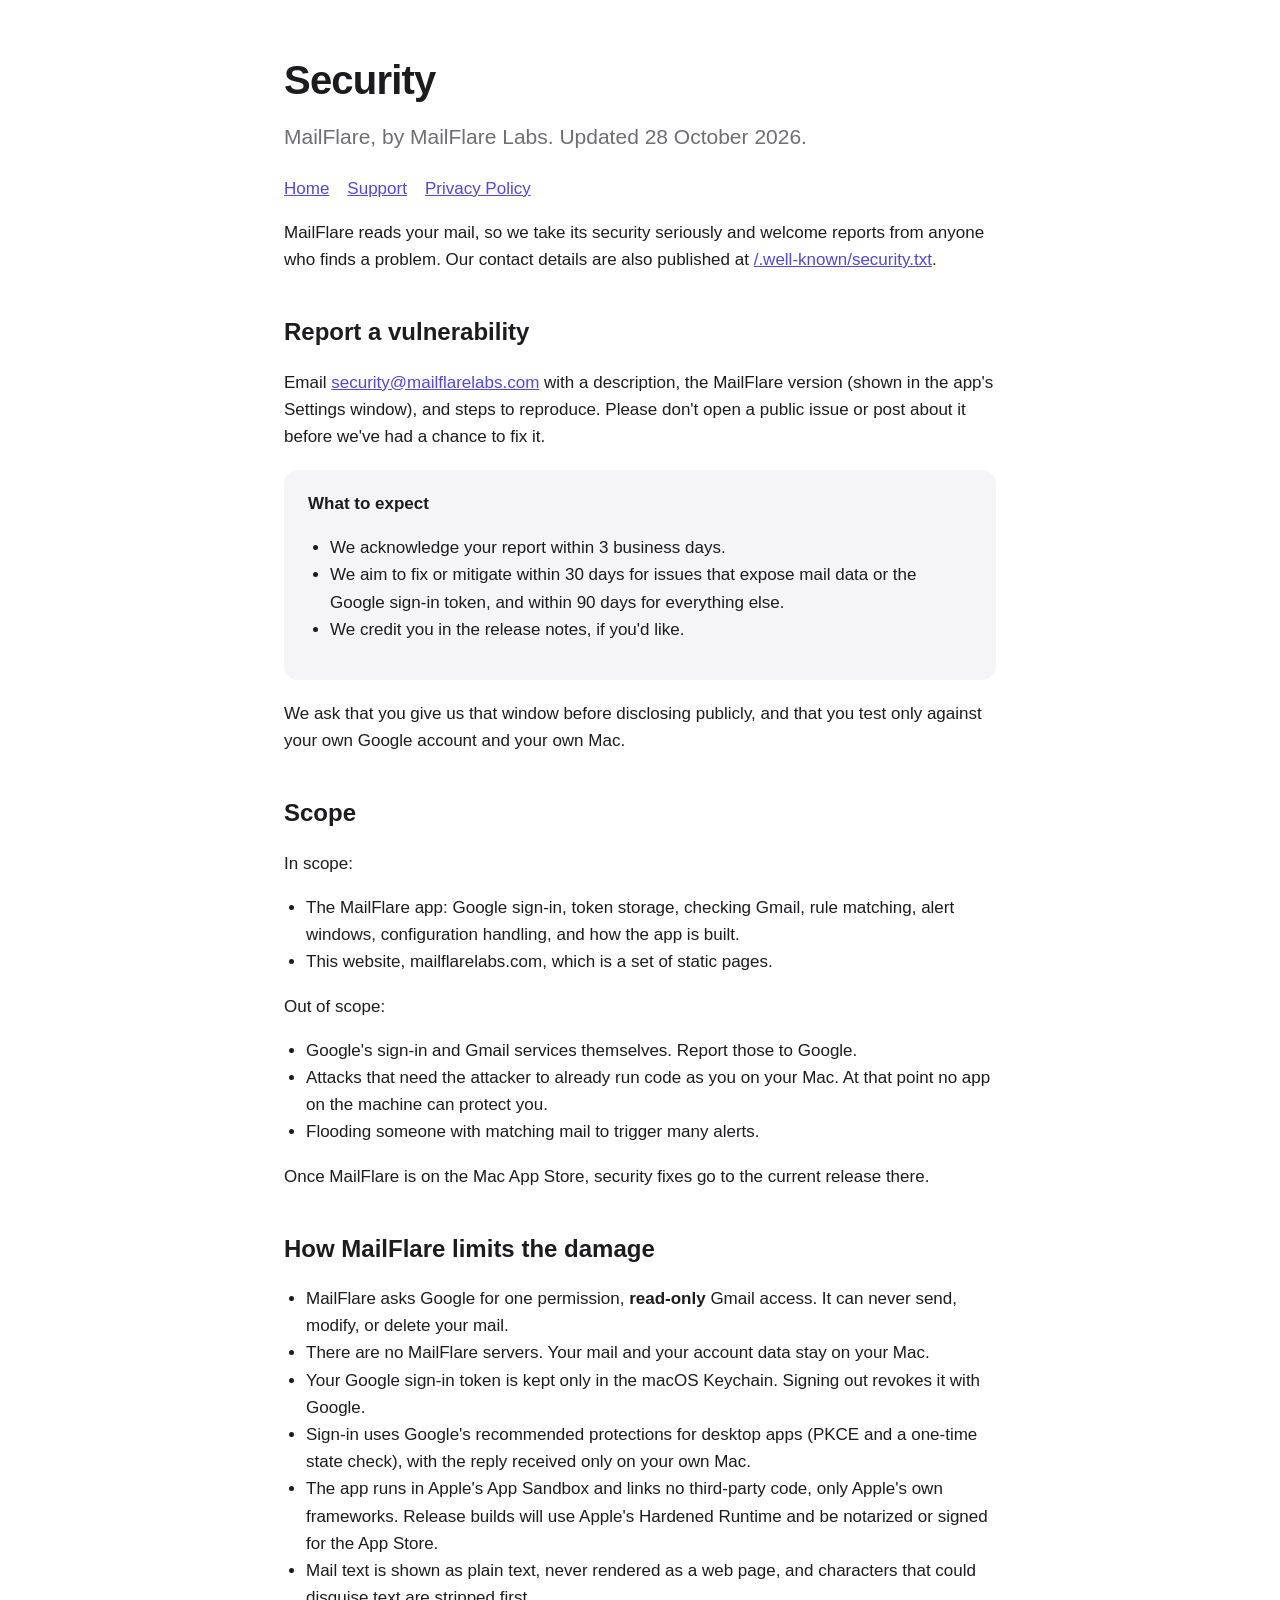
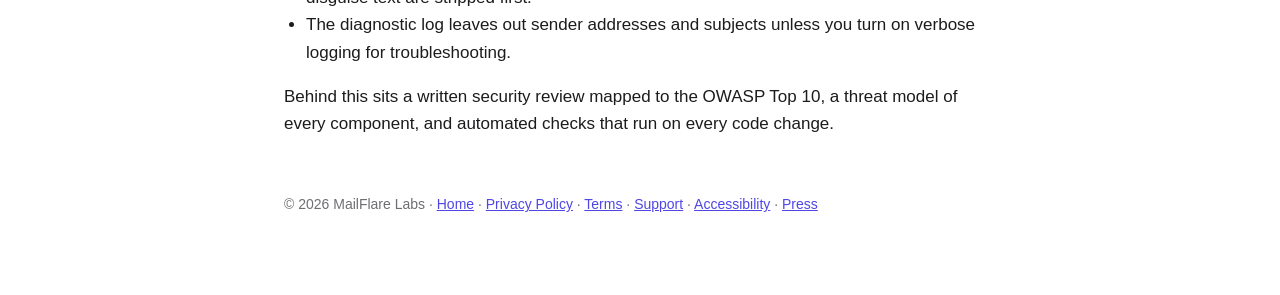
<file: security.html>
<!doctype html>
<html lang="en">
<head>
<meta charset="utf-8">
<meta name="viewport" content="width=device-width, initial-scale=1">
<title>MailFlare Security</title>
<link rel="stylesheet" href="style.css">
<link rel="icon" href="favicon.ico" sizes="16x16 32x32 48x48">
<link rel="icon" href="icon.png" type="image/png" sizes="256x256">
<link rel="apple-touch-icon" href="apple-touch-icon.png">
<meta property="og:type" content="website">
<meta property="og:site_name" content="MailFlare">
<meta property="og:title" content="MailFlare Security">
<meta property="og:description" content="How to report a security problem in MailFlare, what to expect from us, what's in scope, and how the app is built to limit damage.">
<meta property="og:url" content="https://mailflarelabs.com/security.html">
<meta property="og:image" content="https://mailflarelabs.com/og-image.jpg">
<meta property="og:image:width" content="1200">
<meta property="og:image:height" content="630">
<meta property="og:image:alt" content="The MailFlare Labs logo: an envelope on a laptop screen, circled by an orange flare">
<meta name="twitter:card" content="summary_large_image">
</head>
<body>
<main>
<header><h1>Security</h1></header>
<p class="lede">MailFlare, by MailFlare Labs. Updated 28 October 2026.</p>
<nav><a href="index.html">Home</a><a href="support.html">Support</a><a href="privacy.html">Privacy Policy</a></nav>

<p>MailFlare reads your mail, so we take its security seriously and welcome reports from anyone who finds a problem. Our contact details are also published at <a href="/.well-known/security.txt">/.well-known/security.txt</a>.</p>

<h2>Report a vulnerability</h2>
<p>Email <a href="mailto:security@mailflarelabs.com">security@mailflarelabs.com</a> with a description, the MailFlare version (shown in the app's Settings window), and steps to reproduce. Please don't open a public issue or post about it before we've had a chance to fix it.</p>
<div class="card">
  <strong>What to expect</strong>
  <ul>
    <li>We acknowledge your report within 3 business days.</li>
    <li>We aim to fix or mitigate within 30 days for issues that expose mail data or the Google sign-in token, and within 90 days for everything else.</li>
    <li>We credit you in the release notes, if you'd like.</li>
  </ul>
</div>
<p>We ask that you give us that window before disclosing publicly, and that you test only against your own Google account and your own Mac.</p>

<h2>Scope</h2>
<p>In scope:</p>
<ul>
  <li>The MailFlare app: Google sign-in, token storage, checking Gmail, rule matching, alert windows, configuration handling, and how the app is built.</li>
  <li>This website, mailflarelabs.com, which is a set of static pages.</li>
</ul>
<p>Out of scope:</p>
<ul>
  <li>Google's sign-in and Gmail services themselves. Report those to Google.</li>
  <li>Attacks that need the attacker to already run code as you on your Mac. At that point no app on the machine can protect you.</li>
  <li>Flooding someone with matching mail to trigger many alerts.</li>
</ul>
<p>Once MailFlare is on the Mac App Store, security fixes go to the current release there.</p>

<h2>How MailFlare limits the damage</h2>
<ul>
  <li data-feature="gmail-access">MailFlare asks Google for one permission, <strong>read-only</strong> Gmail access. It can never send, modify, or delete your mail.</li>
  <li>There are no MailFlare servers. Your mail and your account data stay on your Mac.</li>
  <li>Your Google sign-in token is kept only in the macOS Keychain. Signing out revokes it with Google.</li>
  <li>Sign-in uses Google's recommended protections for desktop apps (PKCE and a one-time state check), with the reply received only on your own Mac.</li>
  <li>The app runs in Apple's App Sandbox and links no third-party code, only Apple's own frameworks. Release builds will use Apple's Hardened Runtime and be notarized or signed for the App Store.</li>
  <li>Mail text is shown as plain text, never rendered as a web page, and characters that could disguise text are stripped first.</li>
  <li>The diagnostic log leaves out sender addresses and subjects unless you turn on verbose logging for troubleshooting.</li>
</ul>
<p>Behind this sits a written security review mapped to the OWASP Top 10, a threat model of every component, and automated checks that run on every code change.</p>

<footer>© 2026 MailFlare Labs · <a href="index.html">Home</a> · <a href="privacy.html">Privacy Policy</a> · <a href="terms.html">Terms</a> · <a href="support.html">Support</a> · <a href="accessibility.html">Accessibility</a> · <a href="press.html">Press</a></footer>
</main>
</body>
</html>
</file>
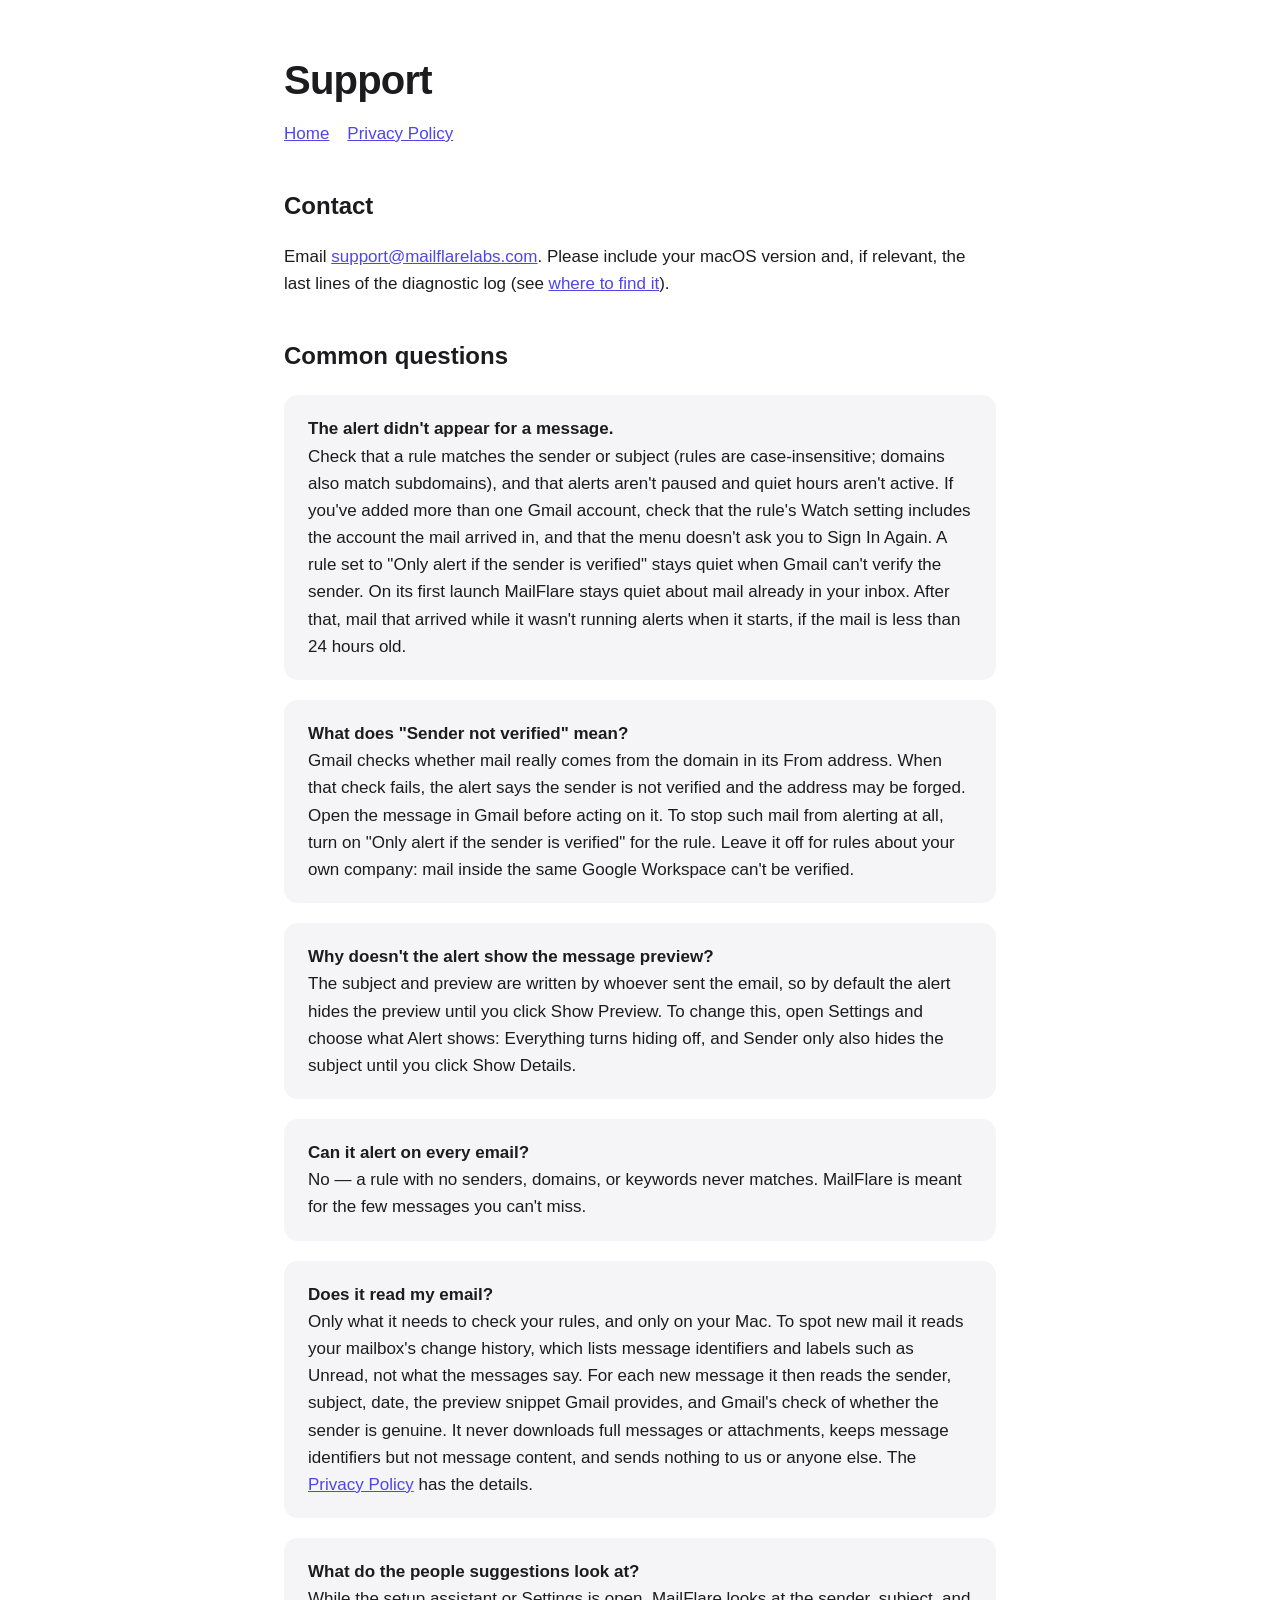
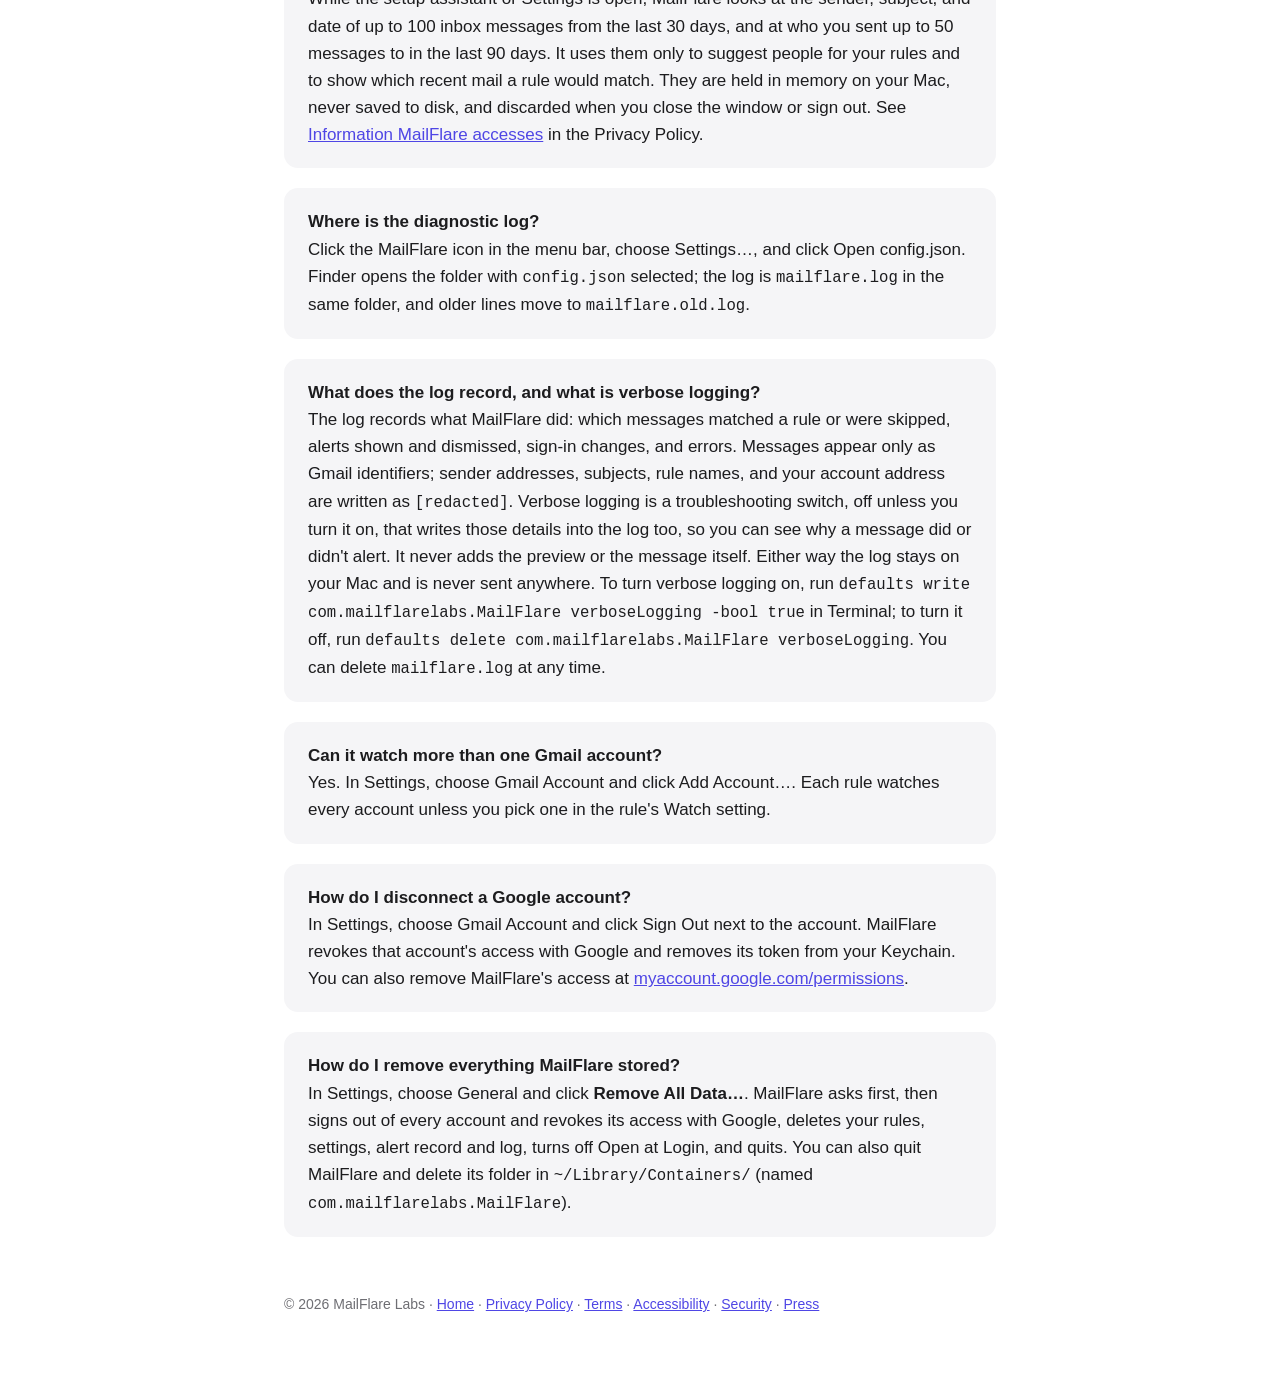
<file: support.html>
<!doctype html>
<html lang="en">
<head>
<meta charset="utf-8">
<meta name="viewport" content="width=device-width, initial-scale=1">
<title>MailFlare Support</title>
<link rel="stylesheet" href="style.css">
<link rel="icon" href="favicon.ico" sizes="16x16 32x32 48x48">
<link rel="icon" href="icon.png" type="image/png" sizes="256x256">
<link rel="apple-touch-icon" href="apple-touch-icon.png">
<meta property="og:type" content="website">
<meta property="og:site_name" content="MailFlare">
<meta property="og:title" content="MailFlare Support">
<meta property="og:description" content="Answers to common questions about MailFlare, the macOS menu bar app for important Gmail messages, and how to contact support.">
<meta property="og:url" content="https://mailflarelabs.com/support.html">
<meta property="og:image" content="https://mailflarelabs.com/og-image.jpg">
<meta property="og:image:width" content="1200">
<meta property="og:image:height" content="630">
<meta property="og:image:alt" content="The MailFlare Labs logo: an envelope on a laptop screen, circled by an orange flare">
<meta name="twitter:card" content="summary_large_image">
</head>
<body>
<main>
<header><h1>Support</h1></header>
<nav><a href="index.html">Home</a><a href="privacy.html">Privacy Policy</a></nav>

<h2>Contact</h2>
<p>Email <a href="mailto:support@mailflarelabs.com">support@mailflarelabs.com</a>. Please include your macOS version and, if relevant, the last lines of the diagnostic log (see <a href="#log">where to find it</a>).</p>

<h2>Common questions</h2>
<div class="card"><strong>The alert didn't appear for a message.</strong><br>Check that a rule matches the sender or subject (rules are case-insensitive; domains also match subdomains), and that <span data-feature="pause quiet-hours">alerts aren't paused and quiet hours aren't active</span>. If you've added more than one Gmail account, check that the rule's Watch setting includes the account the mail arrived in, and that the menu doesn't ask you to Sign In Again. <span data-feature="sender-verification">A rule set to "Only alert if the sender is verified" stays quiet when Gmail can't verify the sender.</span> On its first launch MailFlare stays quiet about mail already in your inbox. After that, mail that arrived while it wasn't running alerts when it starts, if the mail is less than 24 hours old.</div>
<div class="card" data-feature="sender-verification"><strong>What does "Sender not verified" mean?</strong><br><span>Gmail checks whether mail really comes from the domain in its From address. When that check fails, the alert says the sender is not verified and the address may be forged. Open the message in Gmail before acting on it. To stop such mail from alerting at all, turn on "Only alert if the sender is verified" for the rule. Leave it off for rules about your own company: mail inside the same Google Workspace can't be verified.</span></div>
<div class="card" data-feature="alert-detail"><strong>Why doesn't the alert show the message preview?</strong><br><span>The subject and preview are written by whoever sent the email, so by default the alert hides the preview until you click Show Preview. To change this, open Settings and choose what Alert shows: Everything turns hiding off, and Sender only also hides the subject until you click Show Details.</span></div>
<div class="card"><strong>Can it alert on every email?</strong><br>No — a rule with no senders, domains, or keywords never matches. MailFlare is meant for the few messages you can't miss.</div>
<div class="card"><strong>Does it read my email?</strong><br>Only what it needs to check your rules, and only on your Mac. To spot new mail it reads your mailbox's change history, which lists message identifiers and labels such as Unread, not what the messages say. For each new message it then reads the sender, subject, date, the preview snippet Gmail provides, and Gmail's check of whether the sender is genuine. It never downloads full messages or attachments, keeps message identifiers but not message content, and sends nothing to us or anyone else. The <a href="privacy.html">Privacy Policy</a> has the details.</div>
<div class="card"><strong>What do the people suggestions look at?</strong><br>While the setup assistant or Settings is open, MailFlare looks at the sender, subject, and date of up to 100 inbox messages from the last 30 days, and at who you sent up to 50 messages to in the last 90 days. It uses them only to suggest people for your rules and to show which recent mail a rule would match. They are held in memory on your Mac, never saved to disk, and discarded when you close the window or sign out. See <a href="privacy.html">Information MailFlare accesses</a> in the Privacy Policy.</div>
<div class="card" id="log"><strong>Where is the diagnostic log?</strong><br>Click the MailFlare icon in the menu bar, choose Settings…, and click Open config.json. Finder opens the folder with <code>config.json</code> selected; the log is <code>mailflare.log</code> in the same folder, and older lines move to <code>mailflare.old.log</code>.</div>
<div class="card"><strong>What does the log record, and what is verbose logging?</strong><br>The log records what MailFlare did: which messages matched a rule or were skipped, alerts shown and dismissed, sign-in changes, and errors. Messages appear only as Gmail identifiers; sender addresses, subjects, rule names, and your account address are written as <code>[redacted]</code>. Verbose logging is a troubleshooting switch, off unless you turn it on, that writes those details into the log too, so you can see why a message did or didn't alert. It never adds the preview or the message itself. Either way the log stays on your Mac and is never sent anywhere. To turn verbose logging on, run <code>defaults write com.mailflarelabs.MailFlare verboseLogging -bool true</code> in Terminal; to turn it off, run <code>defaults delete com.mailflarelabs.MailFlare verboseLogging</code>. You can delete <code>mailflare.log</code> at any time.</div>
<div class="card"><strong>Can it watch more than one Gmail account?</strong><br>Yes. In Settings, choose Gmail Account and click Add Account…. Each rule watches every account unless you pick one in the rule's Watch setting.</div>
<div class="card"><strong>How do I disconnect a Google account?</strong><br>In Settings, choose Gmail Account and click Sign Out next to the account. MailFlare revokes that account's access with Google and removes its token from your Keychain. You can also remove MailFlare's access at <a href="https://myaccount.google.com/permissions">myaccount.google.com/permissions</a>.</div>
<div class="card"><strong>How do I remove everything MailFlare stored?</strong><br>In Settings, choose General and click <strong>Remove All Data…</strong>. MailFlare asks first, then signs out of every account and revokes its access with Google, deletes your rules, settings, alert record and log, turns off Open at Login, and quits. You can also quit MailFlare and delete its folder in <code>~/Library/Containers/</code> (named <code>com.mailflarelabs.MailFlare</code>).</div>

<footer>© 2026 MailFlare Labs · <a href="index.html">Home</a> · <a href="privacy.html">Privacy Policy</a> · <a href="terms.html">Terms</a> · <a href="accessibility.html">Accessibility</a> · <a href="security.html">Security</a> · <a href="press.html">Press</a></footer>
</main>
</body>
</html>
</file>
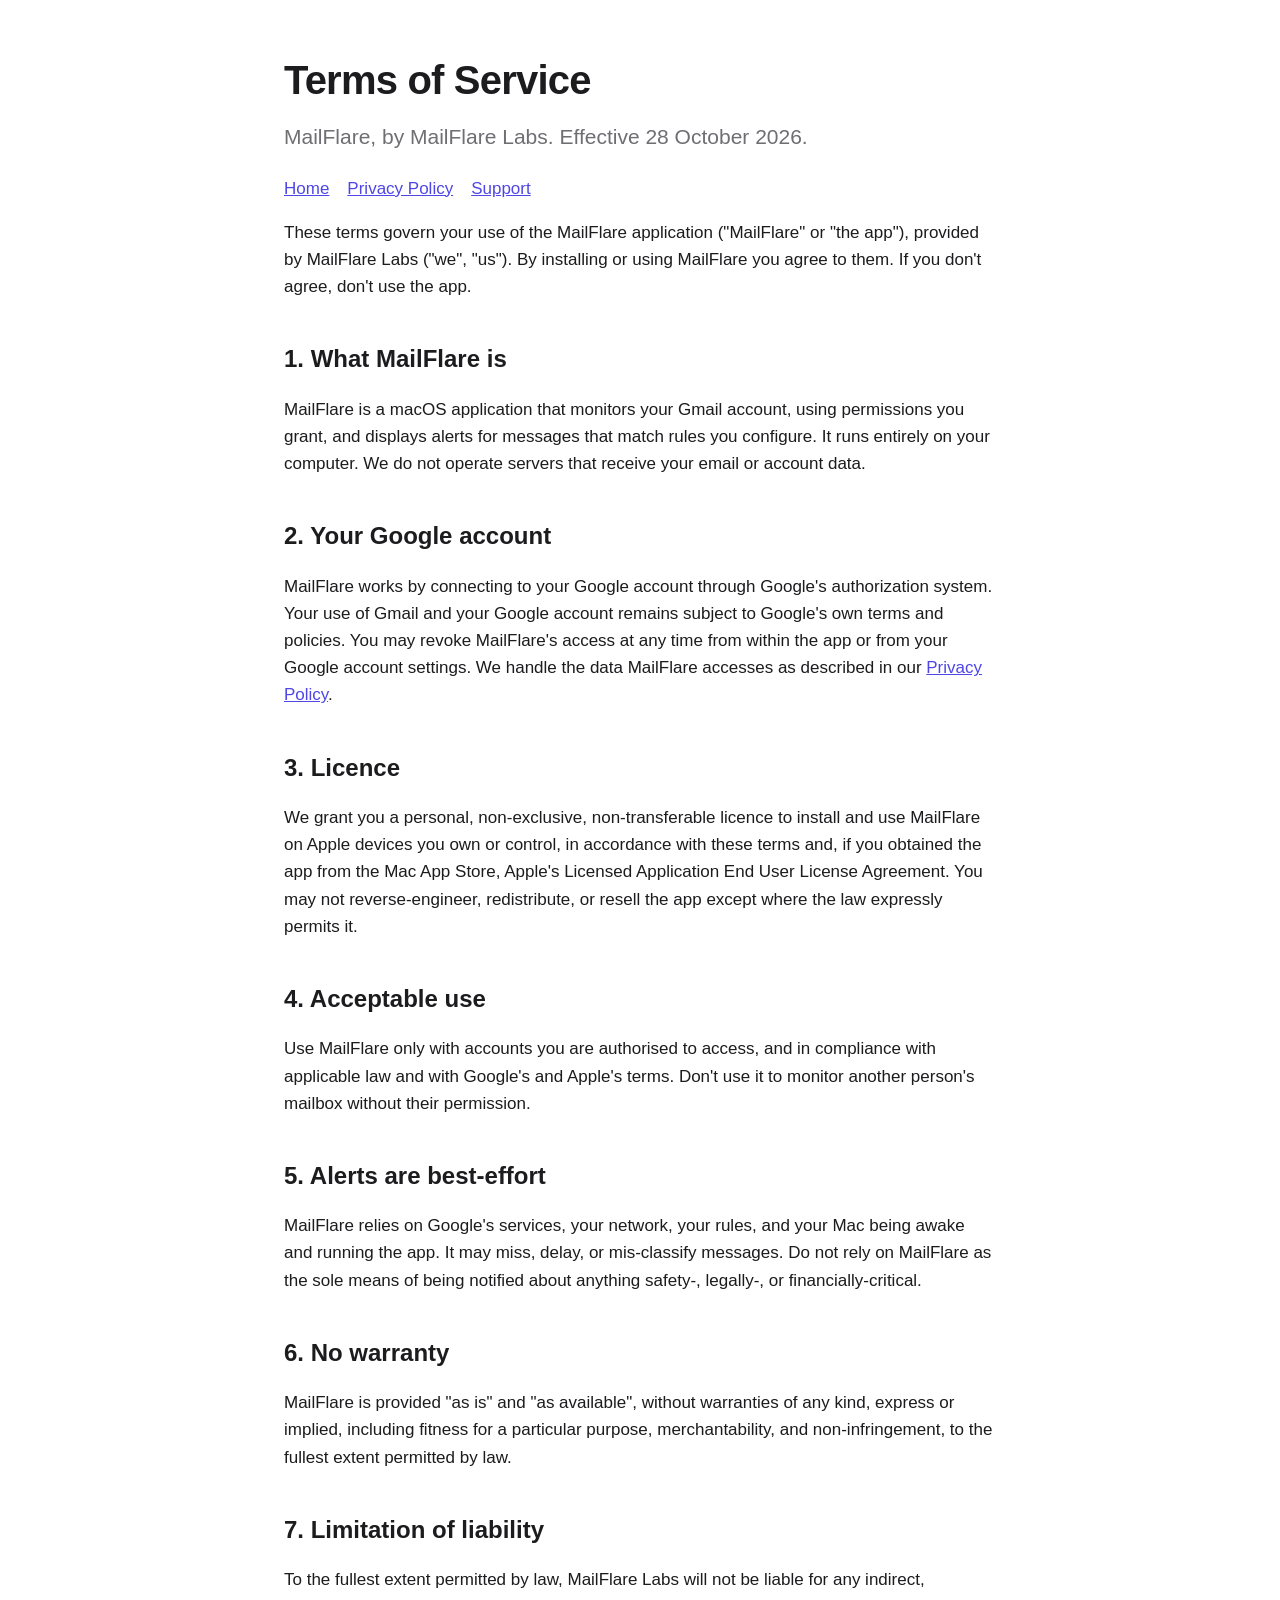
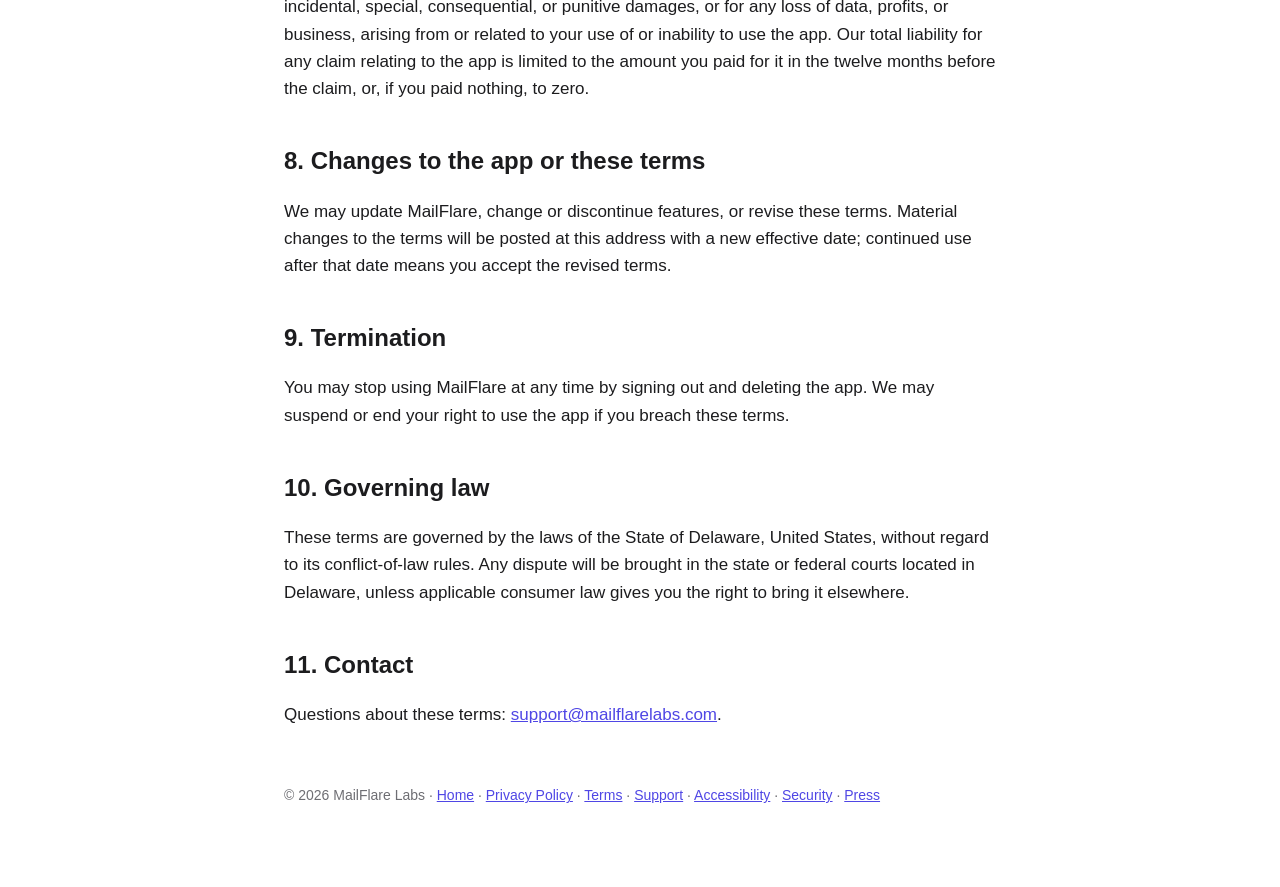
<file: terms.html>
<!doctype html>
<html lang="en">
<head>
<meta charset="utf-8">
<meta name="viewport" content="width=device-width, initial-scale=1">
<title>MailFlare Terms of Service</title>
<link rel="stylesheet" href="style.css">
<link rel="icon" href="favicon.ico" sizes="16x16 32x32 48x48">
<link rel="icon" href="icon.png" type="image/png" sizes="256x256">
<link rel="apple-touch-icon" href="apple-touch-icon.png">
<meta property="og:type" content="website">
<meta property="og:site_name" content="MailFlare">
<meta property="og:title" content="MailFlare Terms of Service">
<meta property="og:description" content="The terms for using MailFlare, the macOS menu bar app from MailFlare Labs.">
<meta property="og:url" content="https://mailflarelabs.com/terms.html">
<meta property="og:image" content="https://mailflarelabs.com/og-image.jpg">
<meta property="og:image:width" content="1200">
<meta property="og:image:height" content="630">
<meta property="og:image:alt" content="The MailFlare Labs logo: an envelope on a laptop screen, circled by an orange flare">
<meta name="twitter:card" content="summary_large_image">
</head>
<body>
<main>
<header><h1>Terms of Service</h1></header>
<p class="lede">MailFlare, by MailFlare Labs. Effective 28 October 2026.</p>
<nav><a href="index.html">Home</a><a href="privacy.html">Privacy Policy</a><a href="support.html">Support</a></nav>

<p>These terms govern your use of the MailFlare application ("MailFlare" or "the app"), provided by MailFlare Labs ("we", "us"). By installing or using MailFlare you agree to them. If you don't agree, don't use the app.</p>

<h2>1. What MailFlare is</h2>
<p>MailFlare is a macOS application that monitors your Gmail account, using permissions you grant, and displays alerts for messages that match rules you configure. It runs entirely on your computer. We do not operate servers that receive your email or account data.</p>

<h2>2. Your Google account</h2>
<p>MailFlare works by connecting to your Google account through Google's authorization system. Your use of Gmail and your Google account remains subject to Google's own terms and policies. You may revoke MailFlare's access at any time from within the app or from your Google account settings. We handle the data MailFlare accesses as described in our <a href="privacy.html">Privacy Policy</a>.</p>

<h2>3. Licence</h2>
<p>We grant you a personal, non-exclusive, non-transferable licence to install and use MailFlare on Apple devices you own or control, in accordance with these terms and, if you obtained the app from the Mac App Store, Apple's Licensed Application End User License Agreement. You may not reverse-engineer, redistribute, or resell the app except where the law expressly permits it.</p>

<h2>4. Acceptable use</h2>
<p>Use MailFlare only with accounts you are authorised to access, and in compliance with applicable law and with Google's and Apple's terms. Don't use it to monitor another person's mailbox without their permission.</p>

<h2>5. Alerts are best-effort</h2>
<p>MailFlare relies on Google's services, your network, your rules, and your Mac being awake and running the app. It may miss, delay, or mis-classify messages. Do not rely on MailFlare as the sole means of being notified about anything safety-, legally-, or financially-critical.</p>

<h2>6. No warranty</h2>
<p>MailFlare is provided "as is" and "as available", without warranties of any kind, express or implied, including fitness for a particular purpose, merchantability, and non-infringement, to the fullest extent permitted by law.</p>

<h2>7. Limitation of liability</h2>
<p>To the fullest extent permitted by law, MailFlare Labs will not be liable for any indirect, incidental, special, consequential, or punitive damages, or for any loss of data, profits, or business, arising from or related to your use of or inability to use the app. Our total liability for any claim relating to the app is limited to the amount you paid for it in the twelve months before the claim, or, if you paid nothing, to zero.</p>

<h2>8. Changes to the app or these terms</h2>
<p>We may update MailFlare, change or discontinue features, or revise these terms. Material changes to the terms will be posted at this address with a new effective date; continued use after that date means you accept the revised terms.</p>

<h2>9. Termination</h2>
<p>You may stop using MailFlare at any time by signing out and deleting the app. We may suspend or end your right to use the app if you breach these terms.</p>

<h2>10. Governing law</h2>
<p>These terms are governed by the laws of the State of Delaware, United States, without regard to its conflict-of-law rules. Any dispute will be brought in the state or federal courts located in Delaware, unless applicable consumer law gives you the right to bring it elsewhere.</p>

<h2>11. Contact</h2>
<p>Questions about these terms: <a href="mailto:support@mailflarelabs.com">support@mailflarelabs.com</a>.</p>

<footer>© 2026 MailFlare Labs · <a href="index.html">Home</a> · <a href="privacy.html">Privacy Policy</a> · <a href="terms.html">Terms</a> · <a href="support.html">Support</a> · <a href="accessibility.html">Accessibility</a> · <a href="security.html">Security</a> · <a href="press.html">Press</a></footer>
</main>
</body>
</html>
</file>
<file: style.css>
:root { color-scheme: light dark; --fg: #1c1c1e; --muted: #6e6e73; --accent: #4f46e5; --bg: #ffffff; --card: #f5f5f7; }
@media (prefers-color-scheme: dark) { :root { --fg: #f5f5f7; --muted: #a1a1a6; --accent: #a5b4fc; --bg: #0b0b0f; --card: #1c1c22; } }
* { box-sizing: border-box; }
body { margin: 0; font: 17px/1.6 -apple-system, BlinkMacSystemFont, "Helvetica Neue", Helvetica, Arial, sans-serif; color: var(--fg); background: var(--bg); }
main { max-width: 760px; margin: 0 auto; padding: 48px 24px 80px; }
header { display: flex; align-items: center; gap: 14px; margin-bottom: 8px; }
header img { width: 56px; height: 56px; border-radius: 13px; }
h1 { font-size: 40px; margin: 0; letter-spacing: -0.02em; }
h2 { font-size: 24px; margin: 40px 0 12px; }
p.lede { font-size: 21px; color: var(--muted); margin-top: 6px; }
a { color: var(--accent); }
nav a { margin-right: 18px; }
.card { background: var(--card); border-radius: 14px; padding: 20px 24px; margin: 20px 0; }
ul { padding-left: 22px; }
footer { margin-top: 56px; color: var(--muted); font-size: 14px; }
code { font-family: ui-monospace, SFMono-Regular, Menlo, monospace; font-size: 0.92em; }
.visually-hidden { position: absolute; width: 1px; height: 1px; overflow: hidden; clip: rect(0 0 0 0); }
figure { margin: 24px 0; }
figure img { display: block; width: 100%; height: auto; border-radius: 10px; box-shadow: 0 1px 3px rgba(0, 0, 0, 0.12); }
figcaption { margin-top: 8px; color: var(--muted); font-size: 15px; }
p.note { color: var(--muted); font-size: 14px; }
.cta { display: flex; flex-direction: column; gap: 4px; margin: 20px 0 24px; padding: 18px 22px; border-radius: 14px; background: var(--card); border-left: 4px solid var(--accent); }
.cta strong { font-size: 20px; }
.cta span { color: var(--muted); }
.gallery { display: grid; grid-template-columns: repeat(auto-fit, minmax(200px, 1fr)); gap: 16px; margin: 20px 0; }
.gallery figure { margin: 0; }
figure.narrow { max-width: 480px; margin-left: auto; margin-right: auto; }
ol.steps li { margin-bottom: 10px; }
img.logo-preview { box-shadow: none; padding: 12px; }
img.logo-on-light { background: #ffffff; outline: 1px solid rgba(0, 0, 0, 0.08); }
img.logo-on-dark { background: #0b0b0f; }
</file>
